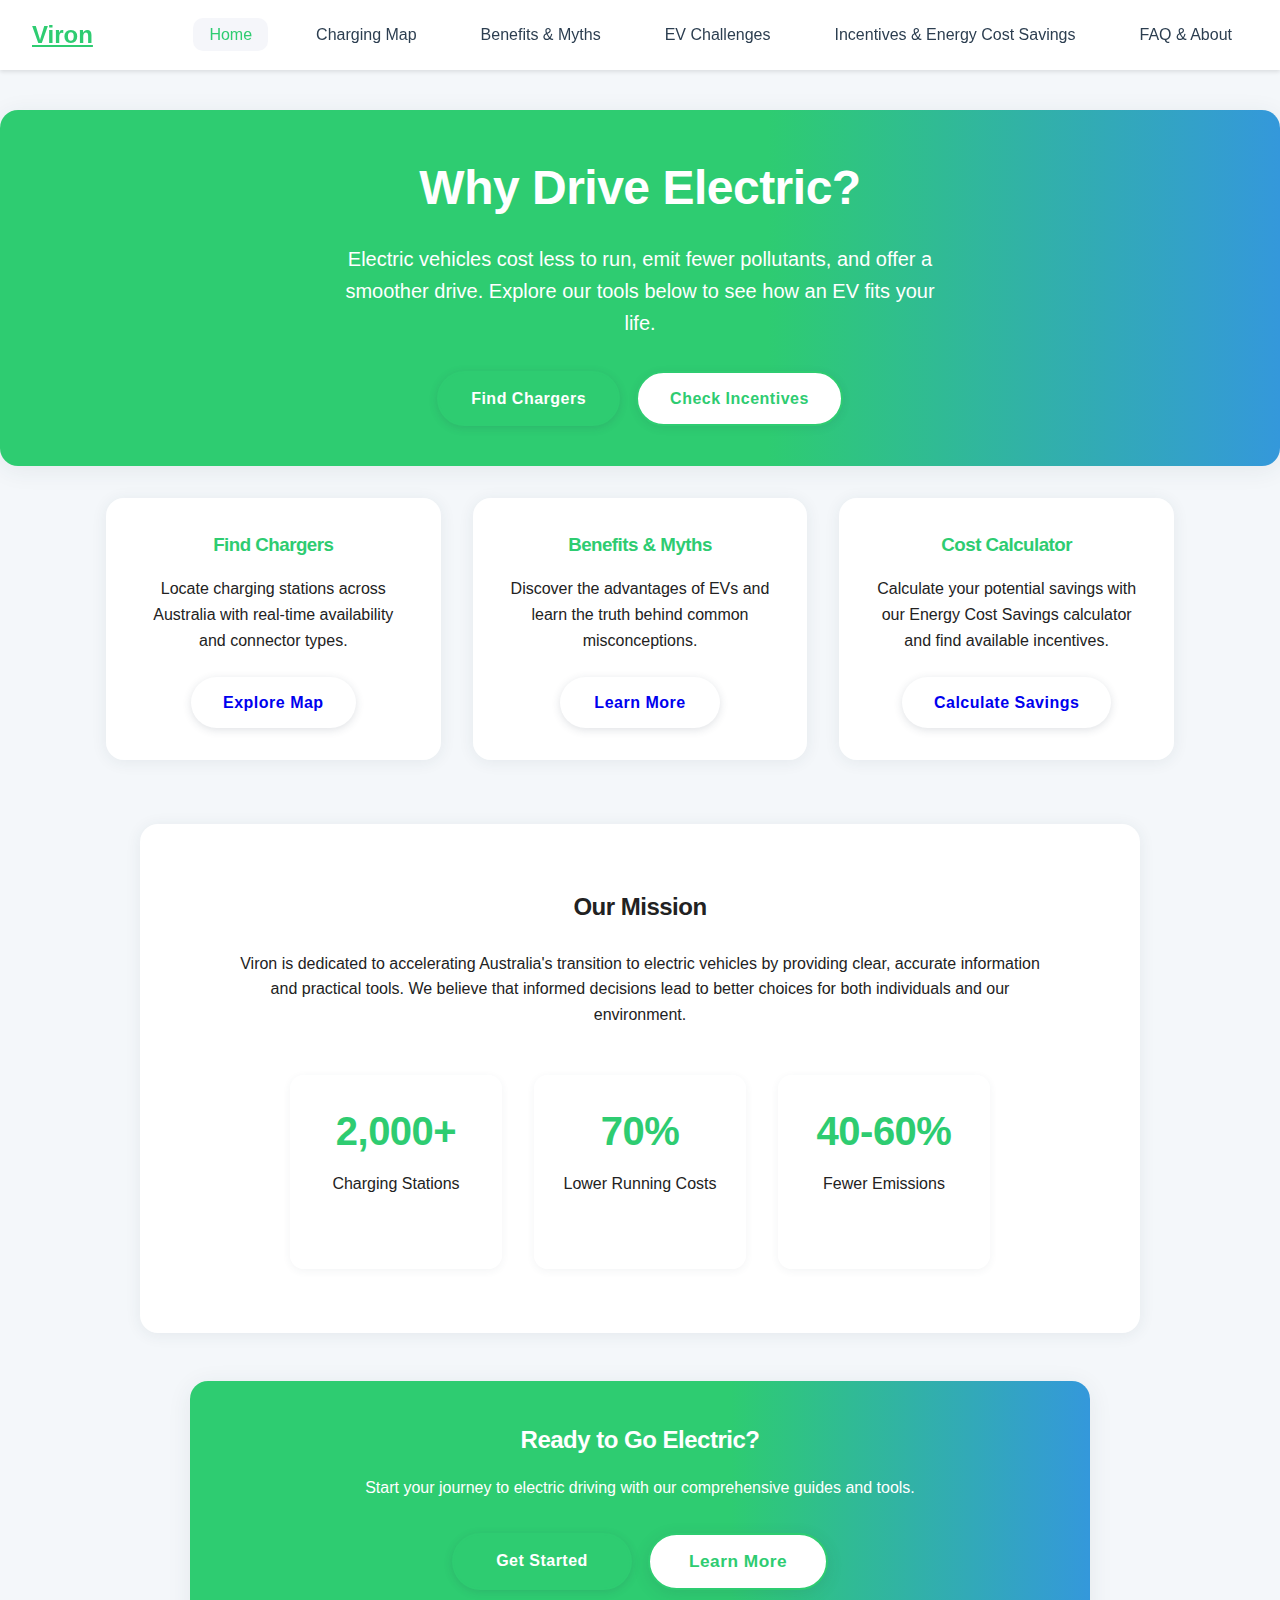
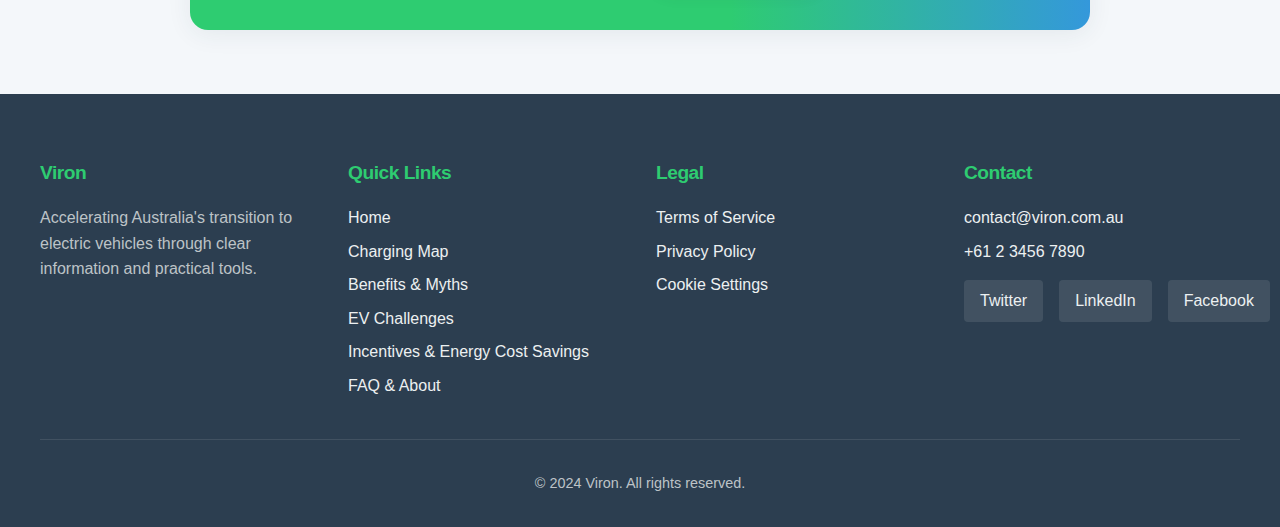
<file: index.html>
<!DOCTYPE html>
<html lang="en">
<head>
  <meta charset="UTF-8" />
  <meta name="viewport" content="width=device-width, initial-scale=1.0" />
  <title>Viron – Discover Electric Vehicles</title>
  <link rel="stylesheet" href="style.css" />
</head>
<body>
  <nav class="nav">
    <a href="index.html" class="brand">Viron</a>
    <button class="hamburger" aria-label="Open navigation" aria-expanded="false" aria-controls="main-nav-links">
      <span></span>
      <span></span>
      <span></span>
    </button>
    <ul class="nav-links" id="main-nav-links">
      <li><a href="index.html" class="active">Home</a></li>
      <li><a href="Charging_Map.html">Charging Map</a></li>
      <li><a href="Benefits_myths.html">Benefits &amp; Myths</a></li>
      <li><a href="EV_challenges.html">EV Challenges</a></li>
      <li><a href="Incentives.html">Incentives &amp; Energy Cost Savings</a></li>
      <li><a href="FAQ_about.html">FAQ &amp; About</a></li>
    </ul>
  </nav>

  <section id="home" class="active">
    <div class="hero">
      <h1>Why Drive Electric?</h1>
      <p class="lead">Electric vehicles cost less to run, emit fewer pollutants, and offer a smoother drive. Explore our tools below to see how an EV fits your life.</p>
      <div class="cta-buttons">
        <a href="Charging_Map.html" class="btn primary">Find Chargers</a>
        <a href="Incentives.html" class="btn secondary">Check Incentives</a>
      </div>
    </div>

    <div class="features-grid">
      <div class="feature-card">
        <h3>Find Chargers</h3>
        <p>Locate charging stations across Australia with real-time availability and connector types.</p>
        <a href="Charging_Map.html" class="btn">Explore Map</a>
      </div>
      <div class="feature-card">
        <h3>Benefits & Myths</h3>
        <p>Discover the advantages of EVs and learn the truth behind common misconceptions.</p>
        <a href="Benefits_myths.html" class="btn">Learn More</a>
      </div>
      <div class="feature-card">
        <h3>Cost Calculator</h3>
        <p>Calculate your potential savings with our Energy Cost Savings calculator and find available incentives.</p>
        <a href="Incentives.html" class="btn">Calculate Savings</a>
      </div>
    </div>

    <div class="mission-section">
      <h2>Our Mission</h2>
      <p>Viron is dedicated to accelerating Australia's transition to electric vehicles by providing clear, accurate information and practical tools. We believe that informed decisions lead to better choices for both individuals and our environment.</p>
      <div class="stats-grid">
        <div class="stat-card">
          <h3>2,000+</h3>
          <p>Charging Stations</p>
        </div>
        <div class="stat-card">
          <h3>70%</h3>
          <p>Lower Running Costs</p>
        </div>
        <div class="stat-card">
          <h3>40-60%</h3>
          <p>Fewer Emissions</p>
        </div>
      </div>
    </div>

    <div class="cta-section">
      <h2>Ready to Go Electric?</h2>
      <p>Start your journey to electric driving with our comprehensive guides and tools.</p>
      <div class="cta-buttons">
        <a href="FAQ_about.html" class="btn primary">Get Started</a>
        <a href="Benefits_myths.html" class="btn secondary">Learn More</a>
      </div>
    </div>
  </section>

  <footer class="site-footer">
    <div class="footer-content">
      <div class="footer-section">
        <h3>Viron</h3>
        <p>Accelerating Australia's transition to electric vehicles through clear information and practical tools.</p>
      </div>
      <div class="footer-section">
        <h3>Quick Links</h3>
        <ul>
          <li><a href="index.html">Home</a></li>
          <li><a href="Charging_Map.html">Charging Map</a></li>
          <li><a href="Benefits_myths.html">Benefits & Myths</a></li>
          <li><a href="EV_challenges.html">EV Challenges</a></li>
          <li><a href="Incentives.html">Incentives & Energy Cost Savings</a></li>
          <li><a href="FAQ_about.html">FAQ & About</a></li>
        </ul>
      </div>
      <div class="footer-section">
        <h3>Legal</h3>
        <ul>
          <li><a href="terms.html">Terms of Service</a></li>
          <li><a href="privacy.html">Privacy Policy</a></li>
          <li><a href="cookies.html">Cookie Settings</a></li>
        </ul>
      </div>
      <div class="footer-section">
        <h3>Contact</h3>
        <ul>
          <li><a href="mailto:contact@viron.com.au">contact@viron.com.au</a></li>
          <li><a href="tel:+61234567890">+61 2 3456 7890</a></li>
        </ul>
        <div class="social-links">
          <a href="#" class="social-link">Twitter</a>
          <a href="#" class="social-link">LinkedIn</a>
          <a href="#" class="social-link">Facebook</a>
        </div>
      </div>
    </div>
    <div class="footer-bottom">
      <p>&copy; 2024 Viron. All rights reserved.</p>
    </div>
  </footer>

  <script src="main.js"></script>
</body>
</html>
</file>
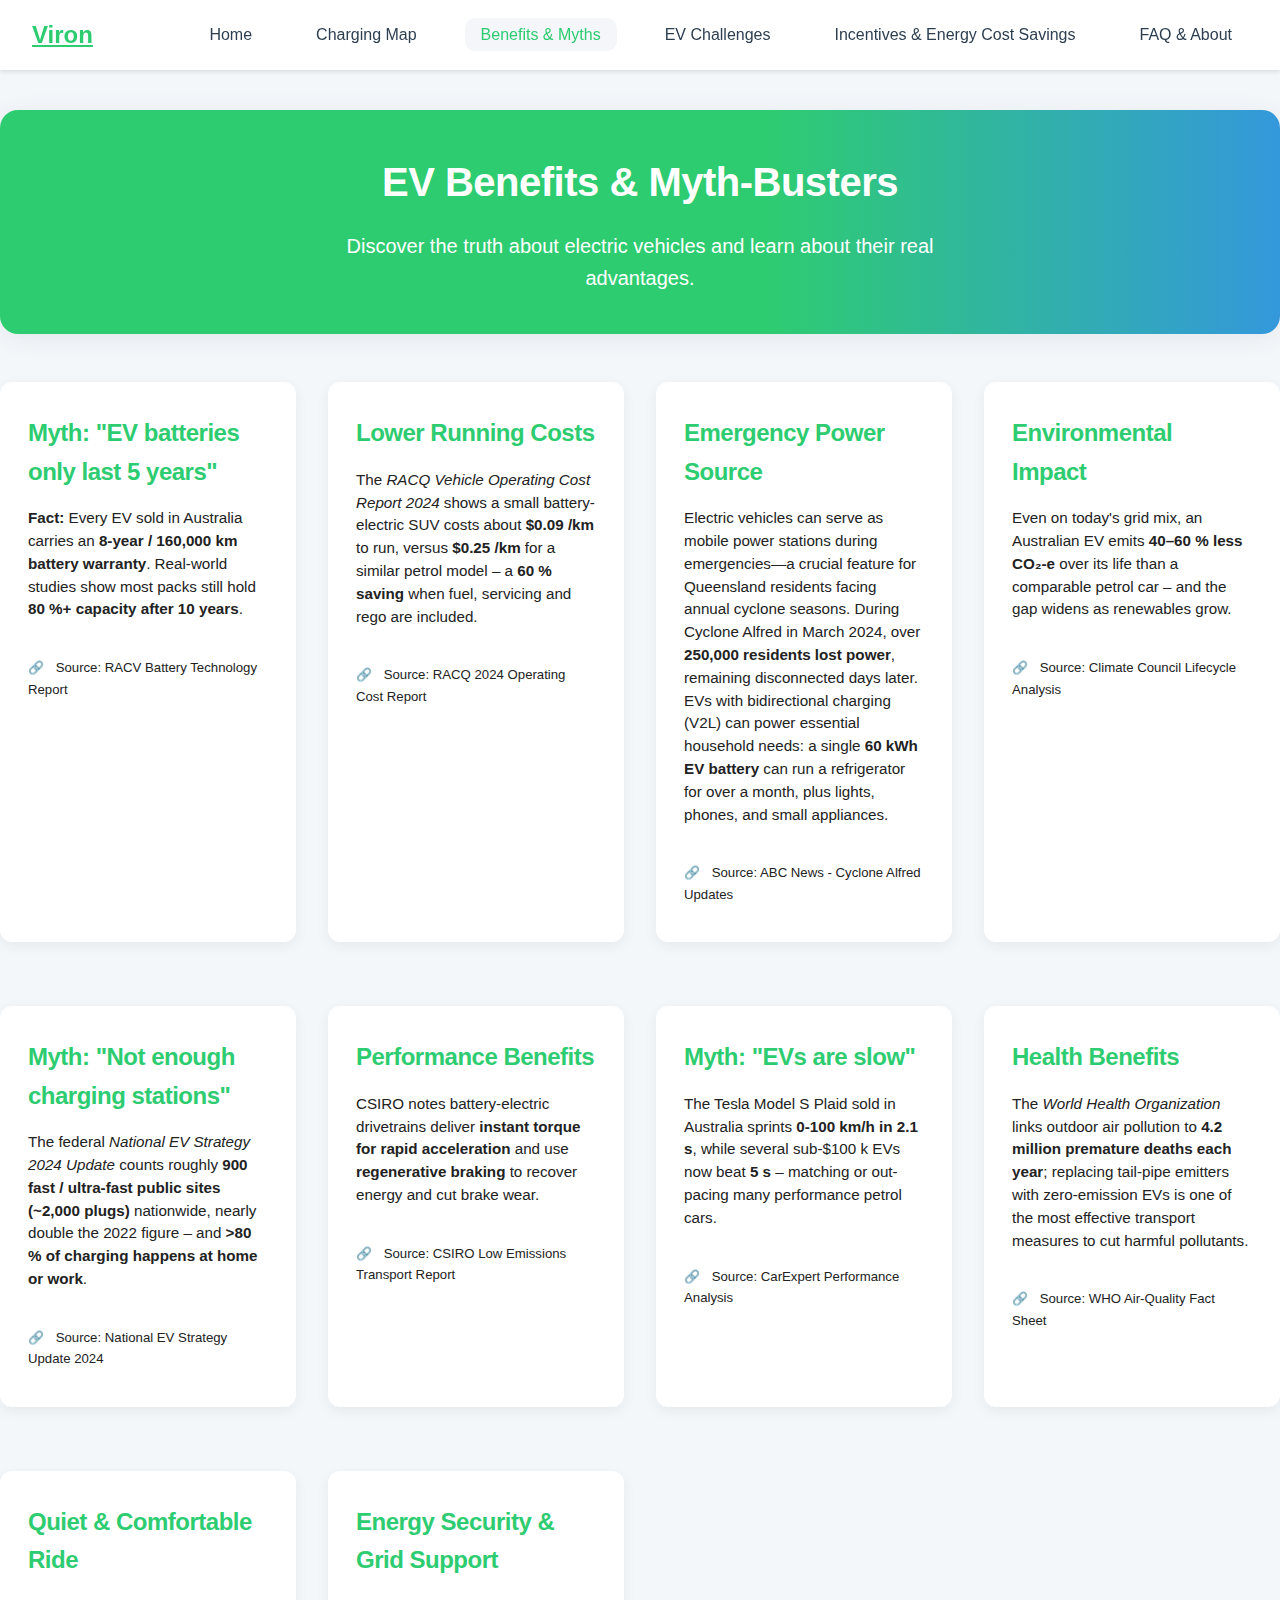
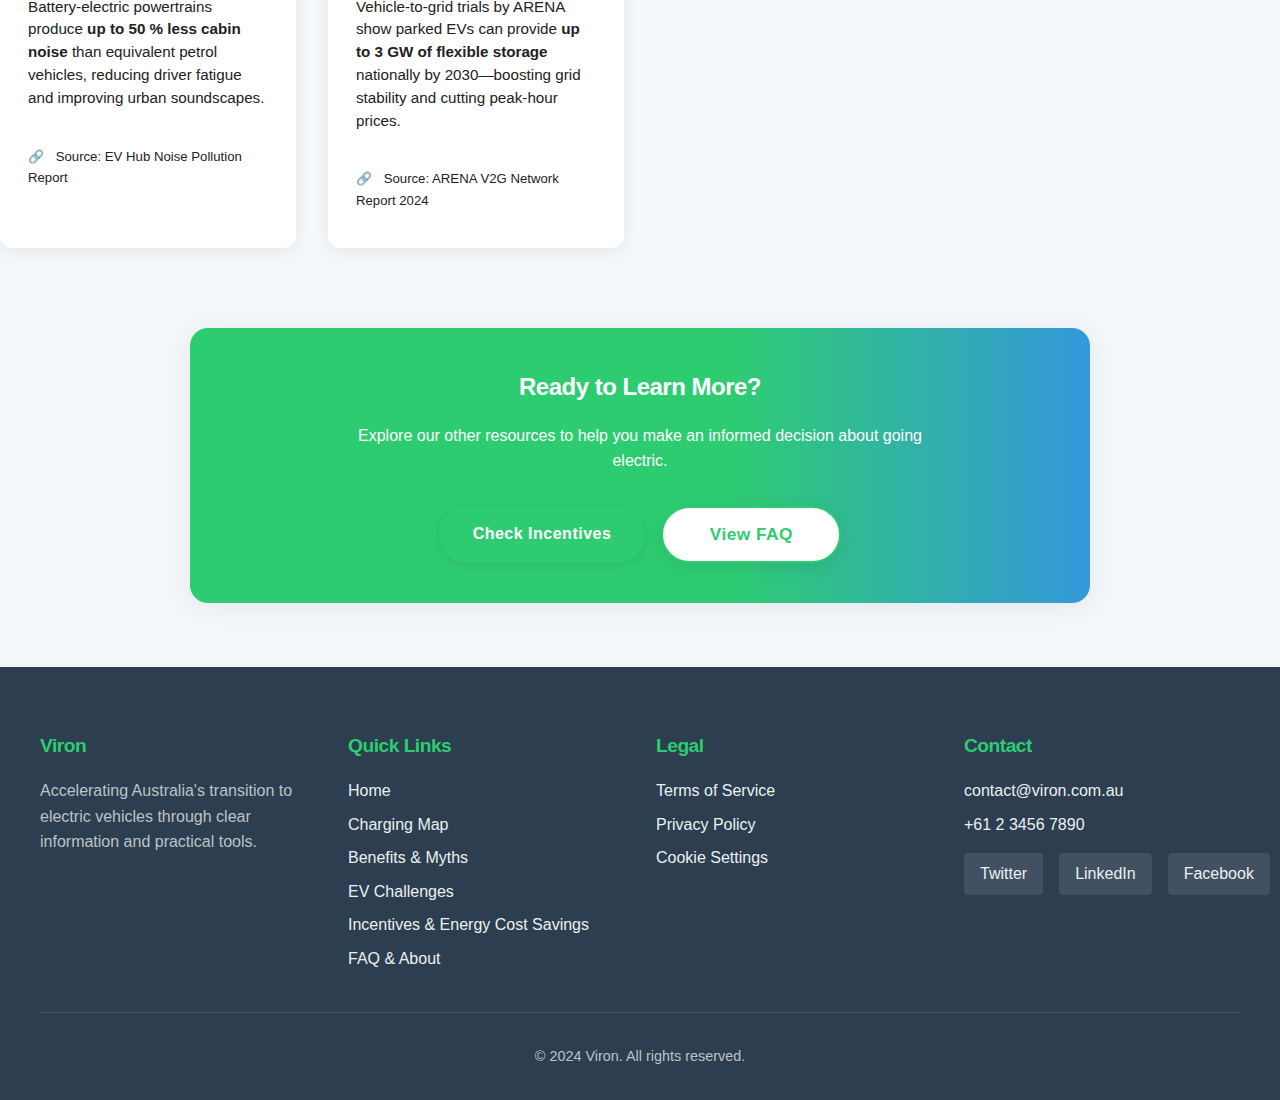
<file: Benefits_myths.html>
<!DOCTYPE html>
<html lang="en">
<head>
  <meta charset="UTF-8" />
  <meta name="viewport" content="width=device-width, initial-scale=1.0" />
  <title>Viron – Benefits & Myths</title>
  <link rel="stylesheet" href="style.css" />
</head>
<body>
  <nav class="nav">
    <a href="index.html" class="brand">Viron</a>
    <button class="hamburger" aria-label="Open navigation" aria-expanded="false" aria-controls="main-nav-links">
      <span></span>
      <span></span>
      <span></span>
    </button>
    <ul class="nav-links" id="main-nav-links">
      <li><a href="index.html">Home</a></li>
      <li><a href="Charging_Map.html">Charging Map</a></li>
      <li><a href="Benefits_myths.html" class="active">Benefits &amp; Myths</a></li>
      <li><a href="EV_challenges.html">EV Challenges</a></li>
      <li><a href="Incentives.html">Incentives &amp; Energy Cost Savings</a></li>
      <li><a href="FAQ_about.html">FAQ &amp; About</a></li>
    </ul>
  </nav>

  <section id="benefits">
    <div class="page-header">
      <h1>EV Benefits & Myth-Busters</h1>
      <p class="lead">Discover the truth about electric vehicles and learn about their real advantages.</p>
    </div>
  
    <div class="benefits-grid">
      <!-- 1 -->
      <div class="card">
        <h2>Myth: "EV batteries only last 5 years"</h2>
        <p>
          <strong>Fact:</strong> Every EV sold in Australia carries an
          <strong>8-year / 160,000 km battery warranty</strong>. Real-world
          studies show most packs still hold <strong>80 %+ capacity after 10 years</strong>.
        </p>
        <a href="https://www.racv.com.au/royalauto/transport/electric-vehicles/ev-car-battery-capacity-tech.html"
           class="citation" target="_blank" rel="noopener noreferrer">
           Source: RACV Battery Technology Report
        </a>
      </div>
  
      <!-- 2 -->
      <div class="card">
        <h2>Lower Running Costs</h2>
        <p>
          The <em>RACQ Vehicle Operating Cost Report 2024</em> shows a small
          battery-electric SUV costs about <strong>$0.09 /km</strong> to run,
          versus <strong>$0.25 /km</strong> for a similar petrol model – a
          <strong>60 % saving</strong> when fuel, servicing and rego are included.
        </p>
        <a href="https://www.racq.com.au/-/media/project/racqgroup/racq/articles/news/2024/11/racq-vehicle-operating-cost-report-2024/racq-vehicle-operating-cost-report-2024.pdf"
           class="citation" target="_blank" rel="noopener noreferrer">
           Source: RACQ 2024 Operating Cost Report
        </a>
      </div>
  
      <!-- 3 -->
      <div class="card">
        <h2>Emergency Power Source</h2>
        <p>
          Electric vehicles can serve as mobile power stations during emergencies—a crucial feature for Queensland residents facing annual cyclone seasons. During Cyclone Alfred in March 2024, over <strong>250,000 residents lost power</strong>, remaining disconnected days later. EVs with bidirectional charging (V2L) can power essential household needs: a single <strong>60 kWh EV battery</strong> can run a refrigerator for over a month, plus lights, phones, and small appliances.
        </p>
        <a href="https://www.abc.net.au/news/2025-03-11/cyclone-alfred-power-outages-latest-updates-qld-nsw/105035256#"
           class="citation" target="_blank" rel="noopener noreferrer">
           Source: ABC News - Cyclone Alfred Updates
        </a>
      </div>
  
      <!-- 4 -->
      <div class="card">
        <h2>Environmental Impact</h2>
        <p>
          Even on today's grid mix, an Australian EV emits
          <strong>40–60 % less CO₂-e</strong> over its life than a comparable
          petrol car – and the gap widens as renewables grow.
        </p>
        <a href="https://www.climatecouncil.org.au/wp-content/uploads/2023/05/CC_MVSA0354-CC-Report-Road-to-Personal-Transport_V5-FA-Screen-Single.pdf"
           class="citation" target="_blank" rel="noopener noreferrer">
           Source: Climate Council Lifecycle Analysis
        </a>
      </div>
  
      <!-- 5 -->
      <div class="card">
        <h2>Myth: "Not enough charging stations"</h2>
        <p>
          The federal <em>National EV Strategy 2024 Update</em> counts roughly
          <strong>900 fast / ultra-fast public sites (~2,000 plugs)</strong>
          nationwide, nearly double the 2022 figure – and
          <strong>&gt;80 % of charging happens at home or work</strong>.
        </p>
        <a href="https://www.dcceew.gov.au/sites/default/files/documents/national-electric-vehicle-strategy-annual-update-2023-24.pdf"
           class="citation" target="_blank" rel="noopener noreferrer">
           Source: National EV Strategy Update 2024
        </a>
      </div>
  
      <!-- 6 -->
      <div class="card">
        <h2>Performance Benefits</h2>
        <p>
          CSIRO notes battery-electric drivetrains deliver
          <strong>instant torque for rapid acceleration</strong> and use
          <strong>regenerative braking</strong> to recover energy and cut brake wear.
        </p>
        <a href="https://www.csiro.au/en/news/all/articles/2022/september/low-emissions-transport"
           class="citation" target="_blank" rel="noopener noreferrer">
           Source: CSIRO Low Emissions Transport Report
        </a>
      </div>
  
      <!-- 7 -->
      <div class="card">
        <h2>Myth: "EVs are slow"</h2>
        <p>
          The Tesla Model S Plaid sold in Australia sprints
          <strong>0-100 km/h in 2.1 s</strong>, while several sub-$100 k EVs now beat
          <strong>5 s</strong> – matching or out-pacing many performance petrol cars.
        </p>
        <a href="https://www.carexpert.com.au/car-news/the-fastest-cars-from-0-100km-h-on-sale"
           class="citation" target="_blank" rel="noopener noreferrer">
           Source: CarExpert Performance Analysis
        </a>
      </div>
  
      <!-- 8 -->
      <div class="card">
        <h2>Health Benefits</h2>
        <p>
          The <em>World Health Organization</em> links outdoor air pollution to
          <strong>4.2 million premature deaths each year</strong>; replacing
          tail-pipe emitters with zero-emission EVs is one of the most effective
          transport measures to cut harmful pollutants.
        </p>
        <a href="https://www.who.int/news-room/fact-sheets/detail/ambient-(outdoor)-air-quality-and-health"
           class="citation" target="_blank" rel="noopener noreferrer">
           Source: WHO Air-Quality Fact Sheet
        </a>
      </div>

      <!-- 9 -->
      <div class="card">
        <h2>Quiet & Comfortable Ride</h2>
        <p>
          Battery-electric powertrains produce <strong>up to 50 % less cabin noise</strong>
          than equivalent petrol vehicles, reducing driver fatigue and improving urban
          soundscapes.
        </p>
        <a href="https://electricvehiclehub.com.au/information-centre/how-evs-quietly-combat-noise-pollution/"
           class="citation" target="_blank" rel="noopener noreferrer">
           Source: EV Hub Noise Pollution Report
        </a>
      </div>

      <!-- 10 -->
      <div class="card">
        <h2>Energy Security &amp; Grid Support</h2>
        <p>
          Vehicle-to-grid trials by ARENA show parked EVs can provide
          <strong>up to 3 GW of flexible storage</strong> nationally by 2030—boosting
          grid stability and cutting peak-hour prices.
        </p>
        <a href="https://arena.gov.au/assets/2024/02/ARENA-Vehicle-to-Grid-Network-tariffs-report-1.pdf"
           class="citation" target="_blank" rel="noopener noreferrer">
           Source: ARENA V2G Network Report 2024
        </a>
      </div>
    </div>

    <div class="cta-section">
      <h2>Ready to Learn More?</h2>
      <p>Explore our other resources to help you make an informed decision about going electric.</p>
      <div class="cta-buttons">
        <a href="Incentives.html" class="btn primary">Check Incentives</a>
        <a href="FAQ_about.html" class="btn secondary">View FAQ</a>
      </div>
    </div>
  </section>

  <footer class="site-footer">
    <div class="footer-content">
      <div class="footer-section">
        <h3>Viron</h3>
        <p>Accelerating Australia's transition to electric vehicles through clear information and practical tools.</p>
      </div>
      <div class="footer-section">
        <h3>Quick Links</h3>
        <ul>
          <li><a href="index.html">Home</a></li>
          <li><a href="Charging_Map.html">Charging Map</a></li>
          <li><a href="Benefits_myths.html">Benefits & Myths</a></li>
          <li><a href="EV_challenges.html">EV Challenges</a></li>
          <li><a href="Incentives.html">Incentives & Energy Cost Savings</a></li>
          <li><a href="FAQ_about.html">FAQ & About</a></li>
        </ul>
      </div>
      <div class="footer-section">
        <h3>Legal</h3>
        <ul>
          <li><a href="terms.html">Terms of Service</a></li>
          <li><a href="privacy.html">Privacy Policy</a></li>
          <li><a href="cookies.html">Cookie Settings</a></li>
        </ul>
      </div>
      <div class="footer-section">
        <h3>Contact</h3>
        <ul>
          <li><a href="mailto:contact@viron.com.au">contact@viron.com.au</a></li>
          <li><a href="tel:+61234567890">+61 2 3456 7890</a></li>
        </ul>
        <div class="social-links">
          <a href="#" class="social-link">Twitter</a>
          <a href="#" class="social-link">LinkedIn</a>
          <a href="#" class="social-link">Facebook</a>
        </div>
      </div>
    </div>
    <div class="footer-bottom">
      <p>&copy; 2024 Viron. All rights reserved.</p>
    </div>
  </footer>

  <script src="main.js"></script>
</body>
</html>
</file>
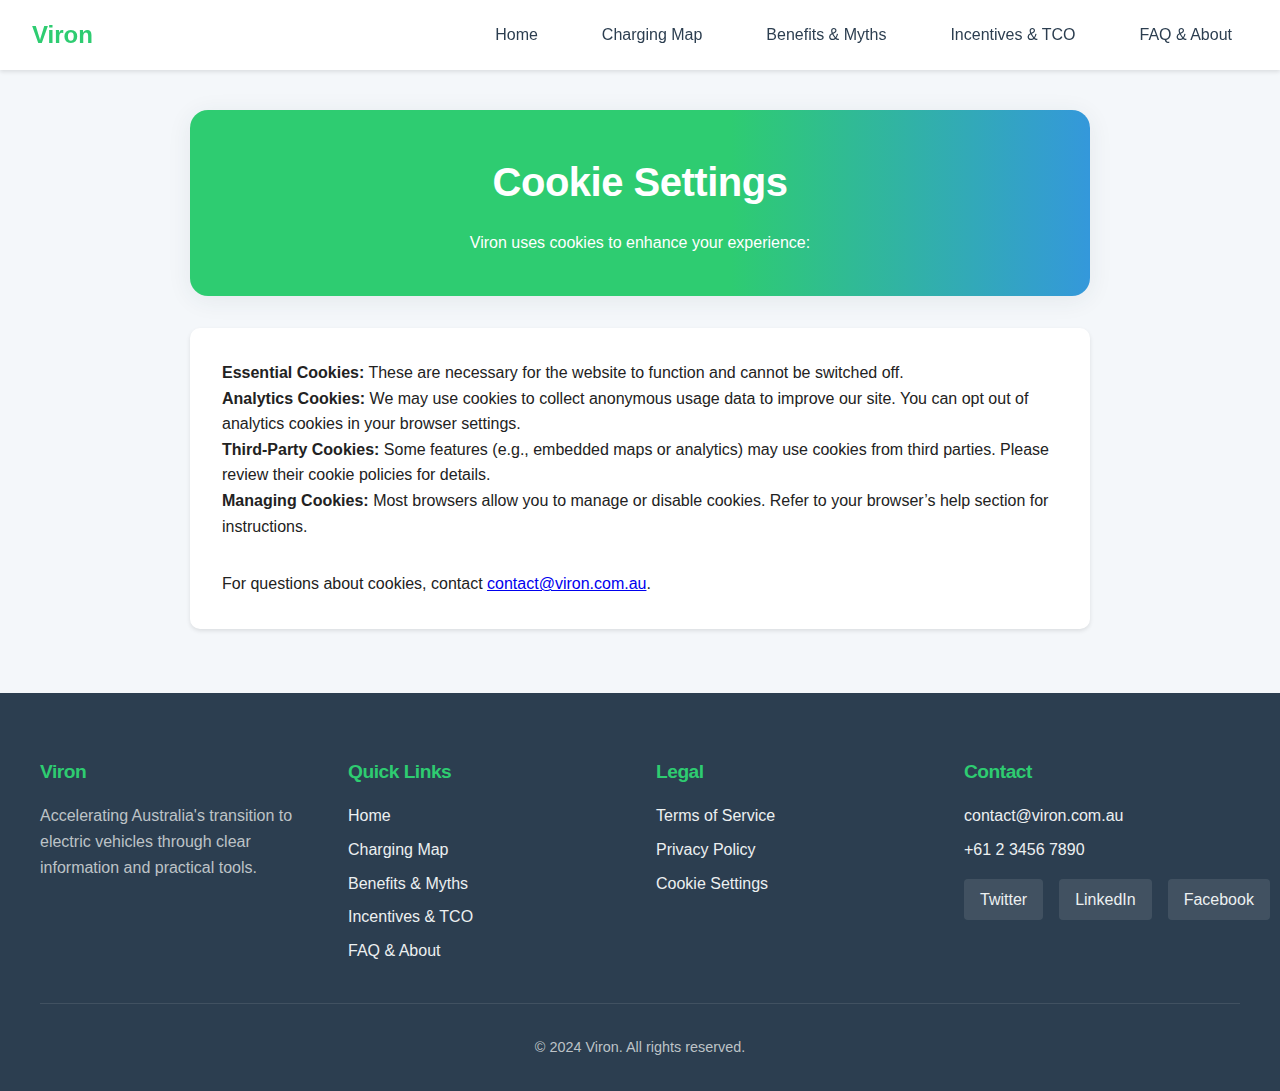
<file: cookies.html>
<!DOCTYPE html>
<html lang="en">
<head>
  <meta charset="UTF-8" />
  <title>Cookie Settings – Viron</title>
  <link rel="stylesheet" href="style.css" />
</head>
<body>
  <nav class="nav">
    <div class="brand">Viron</div>
    <ul class="nav-links">
      <li><a href="index.html">Home</a></li>
      <li><a href="Charging_Map.html">Charging Map</a></li>
      <li><a href="Benefits_myths.html">Benefits & Myths</a></li>
      <li><a href="Incentives.html">Incentives & TCO</a></li>
      <li><a href="FAQ_about.html">FAQ & About</a></li>
    </ul>
  </nav>
  <section class="page-header" style="max-width: 900px; margin: 2.5rem auto 2rem auto;">
    <h1>Cookie Settings</h1>
    <p>Viron uses cookies to enhance your experience:</p>
  </section>
  <section class="card" style="max-width: 900px; margin: 0 auto 3rem auto;">
    <ul>
      <li><strong>Essential Cookies:</strong> These are necessary for the website to function and cannot be switched off.</li>
      <li><strong>Analytics Cookies:</strong> We may use cookies to collect anonymous usage data to improve our site. You can opt out of analytics cookies in your browser settings.</li>
      <li><strong>Third-Party Cookies:</strong> Some features (e.g., embedded maps or analytics) may use cookies from third parties. Please review their cookie policies for details.</li>
      <li><strong>Managing Cookies:</strong> Most browsers allow you to manage or disable cookies. Refer to your browser’s help section for instructions.</li>
    </ul>
    <p style="margin-top:2rem;">For questions about cookies, contact <a href="mailto:contact@viron.com.au">contact@viron.com.au</a>.</p>
  </section>
  <footer class="site-footer">
    <div class="footer-content">
      <div class="footer-section">
        <h3>Viron</h3>
        <p>Accelerating Australia's transition to electric vehicles through clear information and practical tools.</p>
      </div>
      <div class="footer-section">
        <h3>Quick Links</h3>
        <ul>
          <li><a href="index.html">Home</a></li>
          <li><a href="Charging_Map.html">Charging Map</a></li>
          <li><a href="Benefits_myths.html">Benefits & Myths</a></li>
          <li><a href="Incentives.html">Incentives & TCO</a></li>
          <li><a href="FAQ_about.html">FAQ & About</a></li>
        </ul>
      </div>
      <div class="footer-section">
        <h3>Legal</h3>
        <ul>
          <li><a href="Terms.html">Terms of Service</a></li>
          <li><a href="Privacy.html">Privacy Policy</a></li>
          <li><a href="Cookie.html">Cookie Settings</a></li>
        </ul>
      </div>
      <div class="footer-section">
        <h3>Contact</h3>
        <ul>
          <li><a href="mailto:contact@viron.com.au">contact@viron.com.au</a></li>
          <li><a href="tel:+61234567890">+61 2 3456 7890</a></li>
        </ul>
        <div class="social-links">
          <a href="#" class="social-link">Twitter</a>
          <a href="#" class="social-link">LinkedIn</a>
          <a href="#" class="social-link">Facebook</a>
        </div>
      </div>
    </div>
    <div class="footer-bottom">
      <p>&copy; 2024 Viron. All rights reserved.</p>
    </div>
  </footer>
</body>
</html>
</file>
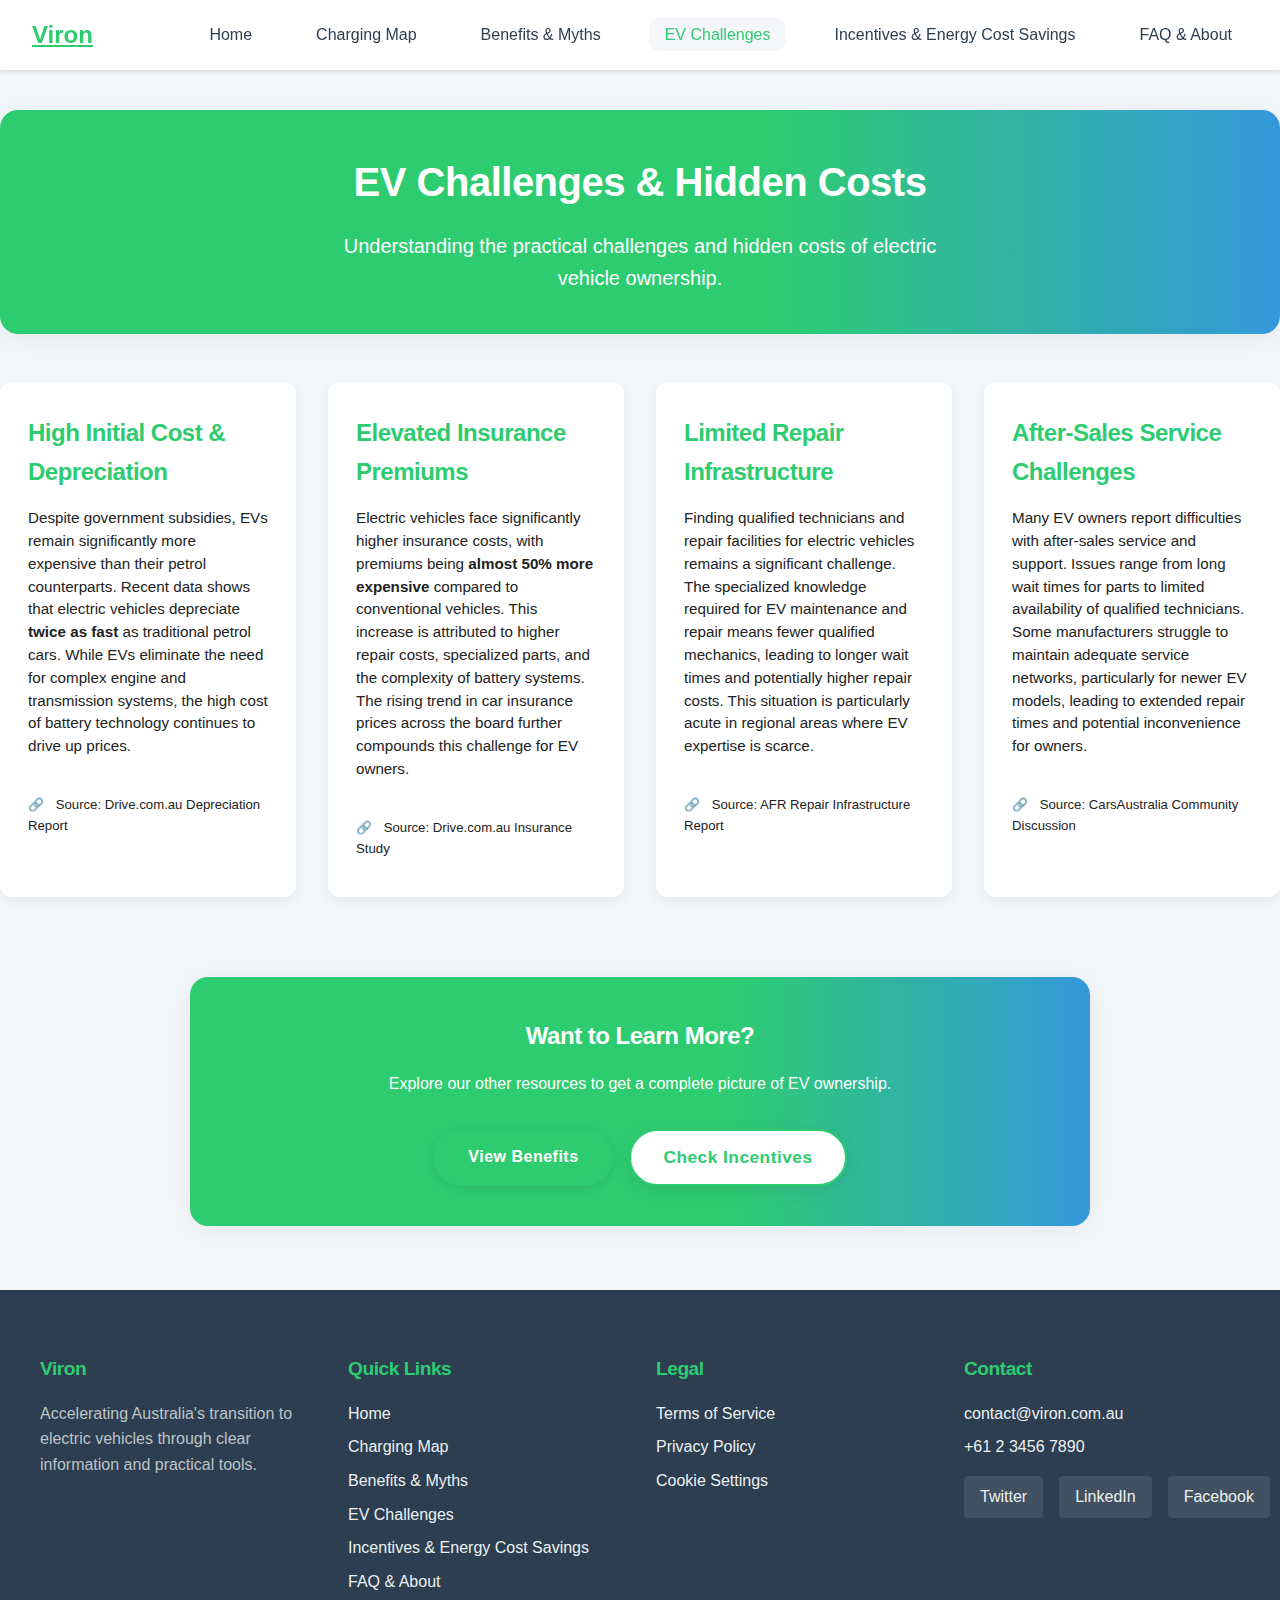
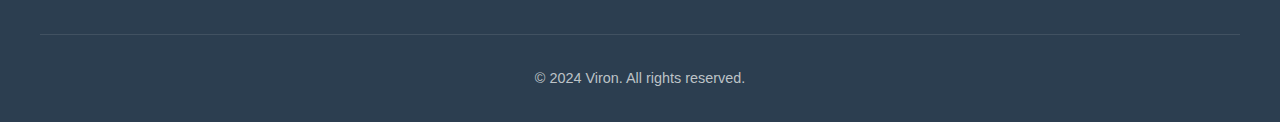
<file: EV_challenges.html>
<!DOCTYPE html>
<html lang="en">
<head>
  <meta charset="UTF-8" />
  <meta name="viewport" content="width=device-width, initial-scale=1.0" />
  <title>Viron – EV Challenges & Hidden Costs</title>
  <link rel="stylesheet" href="style.css" />
</head>
<body>
  <nav class="nav">
    <a href="index.html" class="brand">Viron</a>
    <button class="hamburger" aria-label="Open navigation" aria-expanded="false" aria-controls="main-nav-links">
      <span></span>
      <span></span>
      <span></span>
    </button>
    <ul class="nav-links" id="main-nav-links">
      <li><a href="index.html">Home</a></li>
      <li><a href="Charging_Map.html">Charging Map</a></li>
      <li><a href="Benefits_myths.html">Benefits &amp; Myths</a></li>
      <li><a href="EV_challenges.html" class="active">EV Challenges</a></li>
      <li><a href="Incentives.html">Incentives &amp; Energy Cost Savings</a></li>
      <li><a href="FAQ_about.html">FAQ &amp; About</a></li>
    </ul>
  </nav>

  <section id="challenges">
    <div class="page-header">
      <h1>EV Challenges & Hidden Costs</h1>
      <p class="lead">Understanding the practical challenges and hidden costs of electric vehicle ownership.</p>
    </div>
  
    <div class="benefits-grid">
     
      <div class="card">
        <h2>High Initial Cost & Depreciation</h2>
        <p>
          Despite government subsidies, EVs remain significantly more expensive than their petrol counterparts. Recent data shows that electric vehicles depreciate <strong>twice as fast</strong> as traditional petrol cars. While EVs eliminate the need for complex engine and transmission systems, the high cost of battery technology continues to drive up prices.
        </p>
        <a href="https://www.drive.com.au/news/electric-cars-depreciate-twice-as-fast-as-petrol-according-to-new-data/"
           class="citation" target="_blank" rel="noopener noreferrer">
           Source: Drive.com.au Depreciation Report
        </a>
      </div>
  
      
      <div class="card">
        <h2>Elevated Insurance Premiums</h2>
        <p>
          Electric vehicles face significantly higher insurance costs, with premiums being <strong>almost 50% more expensive</strong> compared to conventional vehicles. This increase is attributed to higher repair costs, specialized parts, and the complexity of battery systems. The rising trend in car insurance prices across the board further compounds this challenge for EV owners.
        </p>
        <a href="https://www.drive.com.au/news/electric-cars-almost-50-per-cent-more-expensive-to-insure-study-says/"
           class="citation" target="_blank" rel="noopener noreferrer">
           Source: Drive.com.au Insurance Study
        </a>
      </div>
  
      <!-- 3 -->
      <div class="card">
        <h2>Limited Repair Infrastructure</h2>
        <p>
          Finding qualified technicians and repair facilities for electric vehicles remains a significant challenge. The specialized knowledge required for EV maintenance and repair means fewer qualified mechanics, leading to longer wait times and potentially higher repair costs. This situation is particularly acute in regional areas where EV expertise is scarce.
        </p>
        <a href="https://www.afr.com/policy/energy-and-climate/finding-someone-to-fix-your-ev-is-hard-and-may-be-about-to-get-harder-20250411-p5lr21"
           class="citation" target="_blank" rel="noopener noreferrer">
           Source: AFR Repair Infrastructure Report
        </a>
      </div>
  
      <!-- 4 -->
      <div class="card">
        <h2>After-Sales Service Challenges</h2>
        <p>
          Many EV owners report difficulties with after-sales service and support. Issues range from long wait times for parts to limited availability of qualified technicians. Some manufacturers struggle to maintain adequate service networks, particularly for newer EV models, leading to extended repair times and potential inconvenience for owners.
        </p>
        <a href="https://www.reddit.com/r/CarsAustralia/comments/1i5rthc/byd_after_sales_lack_of_care/"
           class="citation" target="_blank" rel="noopener noreferrer">
           Source: CarsAustralia Community Discussion
        </a>
      </div>
    </div>

    <div class="cta-section">
      <h2>Want to Learn More?</h2>
      <p>Explore our other resources to get a complete picture of EV ownership.</p>
      <div class="cta-buttons">
        <a href="Benefits_myths.html" class="btn primary">View Benefits</a>
        <a href="Incentives.html" class="btn secondary">Check Incentives</a>
      </div>
    </div>
  </section>

  <footer class="site-footer">
    <div class="footer-content">
      <div class="footer-section">
        <h3>Viron</h3>
        <p>Accelerating Australia's transition to electric vehicles through clear information and practical tools.</p>
      </div>
      <div class="footer-section">
        <h3>Quick Links</h3>
        <ul>
          <li><a href="index.html">Home</a></li>
          <li><a href="Charging_Map.html">Charging Map</a></li>
          <li><a href="Benefits_myths.html">Benefits & Myths</a></li>
          <li><a href="EV_challenges.html">EV Challenges</a></li>
          <li><a href="Incentives.html">Incentives & Energy Cost Savings</a></li>
          <li><a href="FAQ_about.html">FAQ & About</a></li>
        </ul>
      </div>
      <div class="footer-section">
        <h3>Legal</h3>
        <ul>
          <li><a href="terms.html">Terms of Service</a></li>
          <li><a href="privacy.html">Privacy Policy</a></li>
          <li><a href="cookies.html">Cookie Settings</a></li>
        </ul>
      </div>
      <div class="footer-section">
        <h3>Contact</h3>
        <ul>
          <li><a href="mailto:contact@viron.com.au">contact@viron.com.au</a></li>
          <li><a href="tel:+61234567890">+61 2 3456 7890</a></li>
        </ul>
        <div class="social-links">
          <a href="#" class="social-link">Twitter</a>
          <a href="#" class="social-link">LinkedIn</a>
          <a href="#" class="social-link">Facebook</a>
        </div>
      </div>
    </div>
    <div class="footer-bottom">
      <p>&copy; 2024 Viron. All rights reserved.</p>
    </div>
  </footer>

  <script src="main.js"></script>
</body>
</html>
</file>
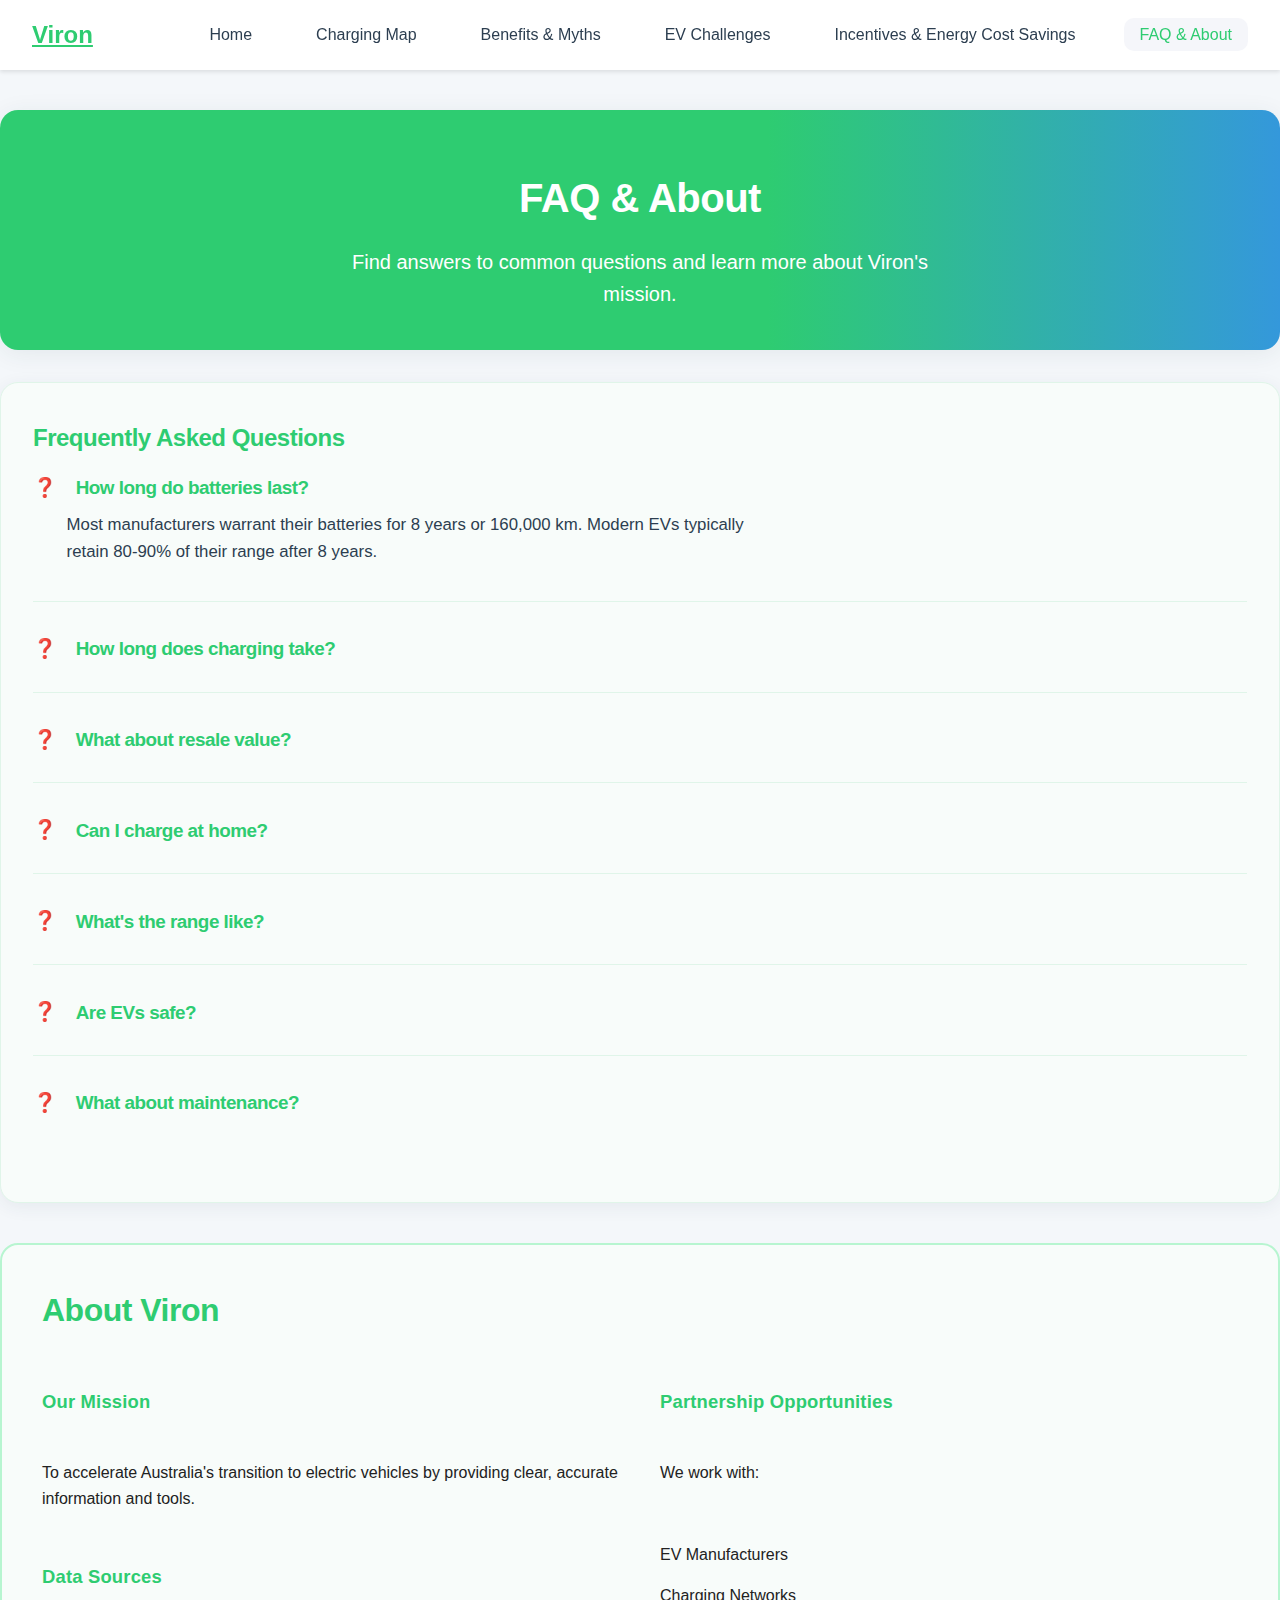
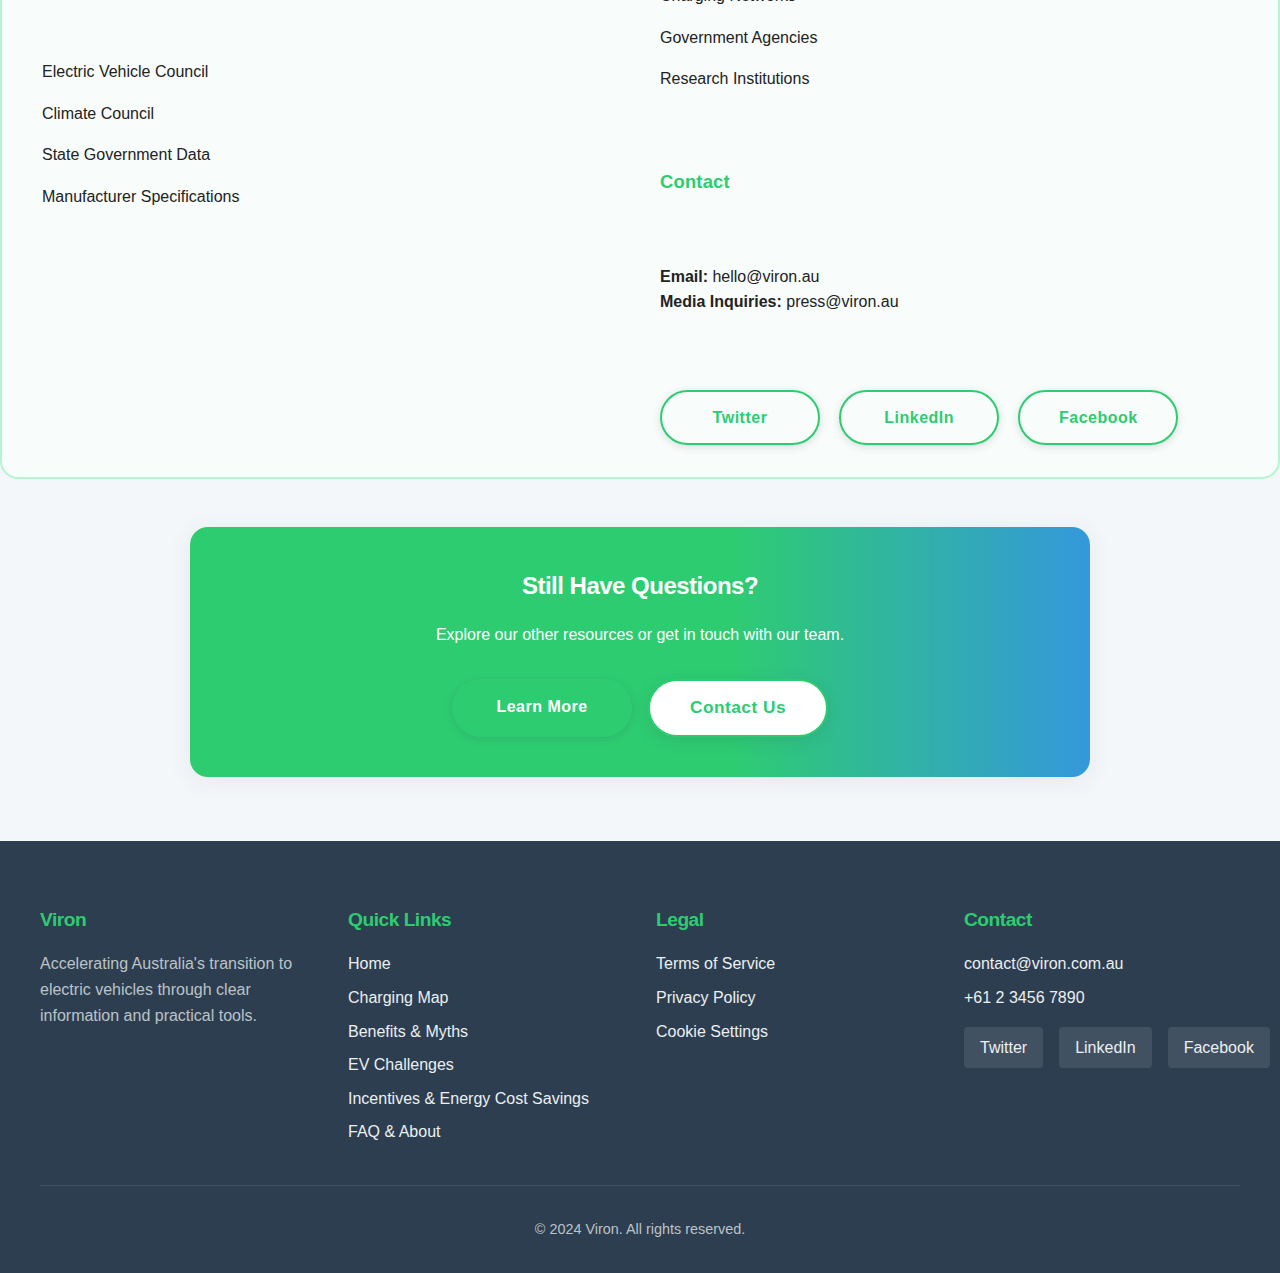
<file: FAQ_about.html>
<!DOCTYPE html>
<html lang="en">
<head>
  <meta charset="UTF-8" />
  <meta name="viewport" content="width=device-width, initial-scale=1.0" />
  <title>Viron – FAQ & About</title>
  <link rel="stylesheet" href="style.css" />
</head>
<body>
  <nav class="nav">
    <a href="index.html" class="brand">Viron</a>
    <button class="hamburger" aria-label="Open navigation" aria-expanded="false" aria-controls="main-nav-links">
      <span></span>
      <span></span>
      <span></span>
    </button>
    <ul class="nav-links" id="main-nav-links">
      <li><a href="index.html">Home</a></li>
      <li><a href="Charging_Map.html">Charging Map</a></li>
      <li><a href="Benefits_myths.html">Benefits &amp; Myths</a></li>
      <li><a href="EV_challenges.html">EV Challenges</a></li>
      <li><a href="Incentives.html">Incentives &amp; Energy Cost Savings</a></li>
      <li><a href="FAQ_about.html" class="active">FAQ &amp; About</a></li>
    </ul>
  </nav>

  <section id="faq" class="active">
    <div class="page-header faq-header">
      <h1>FAQ &amp; About</h1>
      <p class="lead">Find answers to common questions and learn more about Viron's mission.</p>
    </div>

    <div class="faq-grid">
      <div class="card">
        <h2>Frequently Asked Questions</h2>
        <div class="faq-item active">
          <h3 onclick="this.parentElement.classList.toggle('active')">How long do batteries last?</h3>
          <p>Most manufacturers warrant their batteries for 8 years or 160,000 km. Modern EVs typically retain 80-90% of their range after 8 years.</p>
        </div>
        <div class="faq-item">
          <h3 onclick="this.parentElement.classList.toggle('active')">How long does charging take?</h3>
          <p>Fast chargers can add 200-300km of range in 30 minutes. Home charging typically takes 6-8 hours overnight.</p>
        </div>
        <div class="faq-item">
          <h3 onclick="this.parentElement.classList.toggle('active')">What about resale value?</h3>
          <p>EVs are holding their value well, with many models depreciating slower than their petrol counterparts.</p>
        </div>
        <div class="faq-item">
          <h3 onclick="this.parentElement.classList.toggle('active')">Can I charge at home?</h3>
          <p>Yes! Most EV owners charge at home using a standard power point or dedicated wall charger.</p>
        </div>
        <div class="faq-item">
          <h3 onclick="this.parentElement.classList.toggle('active')">What's the range like?</h3>
          <p>Modern EVs offer 300-500km of range, with some models exceeding 600km on a single charge.</p>
        </div>
        <div class="faq-item">
          <h3 onclick="this.parentElement.classList.toggle('active')">Are EVs safe?</h3>
          <p>Yes, EVs undergo the same safety testing as conventional cars and often score higher in crash tests.</p>
        </div>
        <div class="faq-item">
          <h3 onclick="this.parentElement.classList.toggle('active')">What about maintenance?</h3>
          <p>EVs require less maintenance as they have fewer moving parts and no oil changes needed.</p>
        </div>
      </div>

      <div class="about-card">
        <h2 class="about-title">About Viron</h2>
        <div class="about-content-grid">
          <div class="about-col">
            <h3 class="about-section-title">Our Mission</h3>
            <p>To accelerate Australia's transition to electric vehicles by providing clear, accurate information and tools.</p>
            <h3 class="about-section-title">Data Sources</h3>
            <ul class="info-list">
              <li>Electric Vehicle Council</li>
              <li>Climate Council</li>
              <li>State Government Data</li>
              <li>Manufacturer Specifications</li>
            </ul>
          </div>
          <div class="about-col">
            <h3 class="about-section-title">Partnership Opportunities</h3>
            <p>We work with:</p>
            <ul class="info-list">
              <li>EV Manufacturers</li>
              <li>Charging Networks</li>
              <li>Government Agencies</li>
              <li>Research Institutions</li>
            </ul>
            <h3 class="about-section-title">Contact</h3>
            <div class="contact-info">
              <p><strong>Email:</strong> hello@viron.au</p>
              <p><strong>Media Inquiries:</strong> press@viron.au</p>
            </div>
            <div class="about-social-links">
              <a href="#" class="btn secondary">Twitter</a>
              <a href="#" class="btn secondary">LinkedIn</a>
              <a href="#" class="btn secondary">Facebook</a>
            </div>
          </div>
        </div>
      </div>
    </div>

    <div class="cta-section">
      <h2>Still Have Questions?</h2>
      <p>Explore our other resources or get in touch with our team.</p>
      <div class="cta-buttons">
        <a href="Benefits_myths.html" class="btn primary">Learn More</a>
        <a href="mailto:hello@viron.au" class="btn secondary">Contact Us</a>
      </div>
    </div>
  </section>

  <footer class="site-footer">
    <div class="footer-content">
      <div class="footer-section">
        <h3>Viron</h3>
        <p>Accelerating Australia's transition to electric vehicles through clear information and practical tools.</p>
      </div>
      <div class="footer-section">
        <h3>Quick Links</h3>
        <ul>
          <li><a href="index.html">Home</a></li>
          <li><a href="Charging_Map.html">Charging Map</a></li>
          <li><a href="Benefits_myths.html">Benefits & Myths</a></li>
          <li><a href="EV_challenges.html">EV Challenges</a></li>
          <li><a href="Incentives.html">Incentives & Energy Cost Savings</a></li>
          <li><a href="FAQ_about.html">FAQ & About</a></li>
        </ul>
      </div>
      <div class="footer-section">
        <h3>Legal</h3>
        <ul>
          <li><a href="terms.html">Terms of Service</a></li>
          <li><a href="privacy.html">Privacy Policy</a></li>
          <li><a href="cookies.html">Cookie Settings</a></li>
        </ul>
      </div>
      <div class="footer-section">
        <h3>Contact</h3>
        <ul>
          <li><a href="mailto:contact@viron.com.au">contact@viron.com.au</a></li>
          <li><a href="tel:+61234567890">+61 2 3456 7890</a></li>
        </ul>
        <div class="social-links">
          <a href="#" class="social-link">Twitter</a>
          <a href="#" class="social-link">LinkedIn</a>
          <a href="#" class="social-link">Facebook</a>
        </div>
      </div>
    </div>
    <div class="footer-bottom">
      <p>&copy; 2024 Viron. All rights reserved.</p>
    </div>
  </footer>

  <script src="main.js"></script>
</body>
</html>
</file>
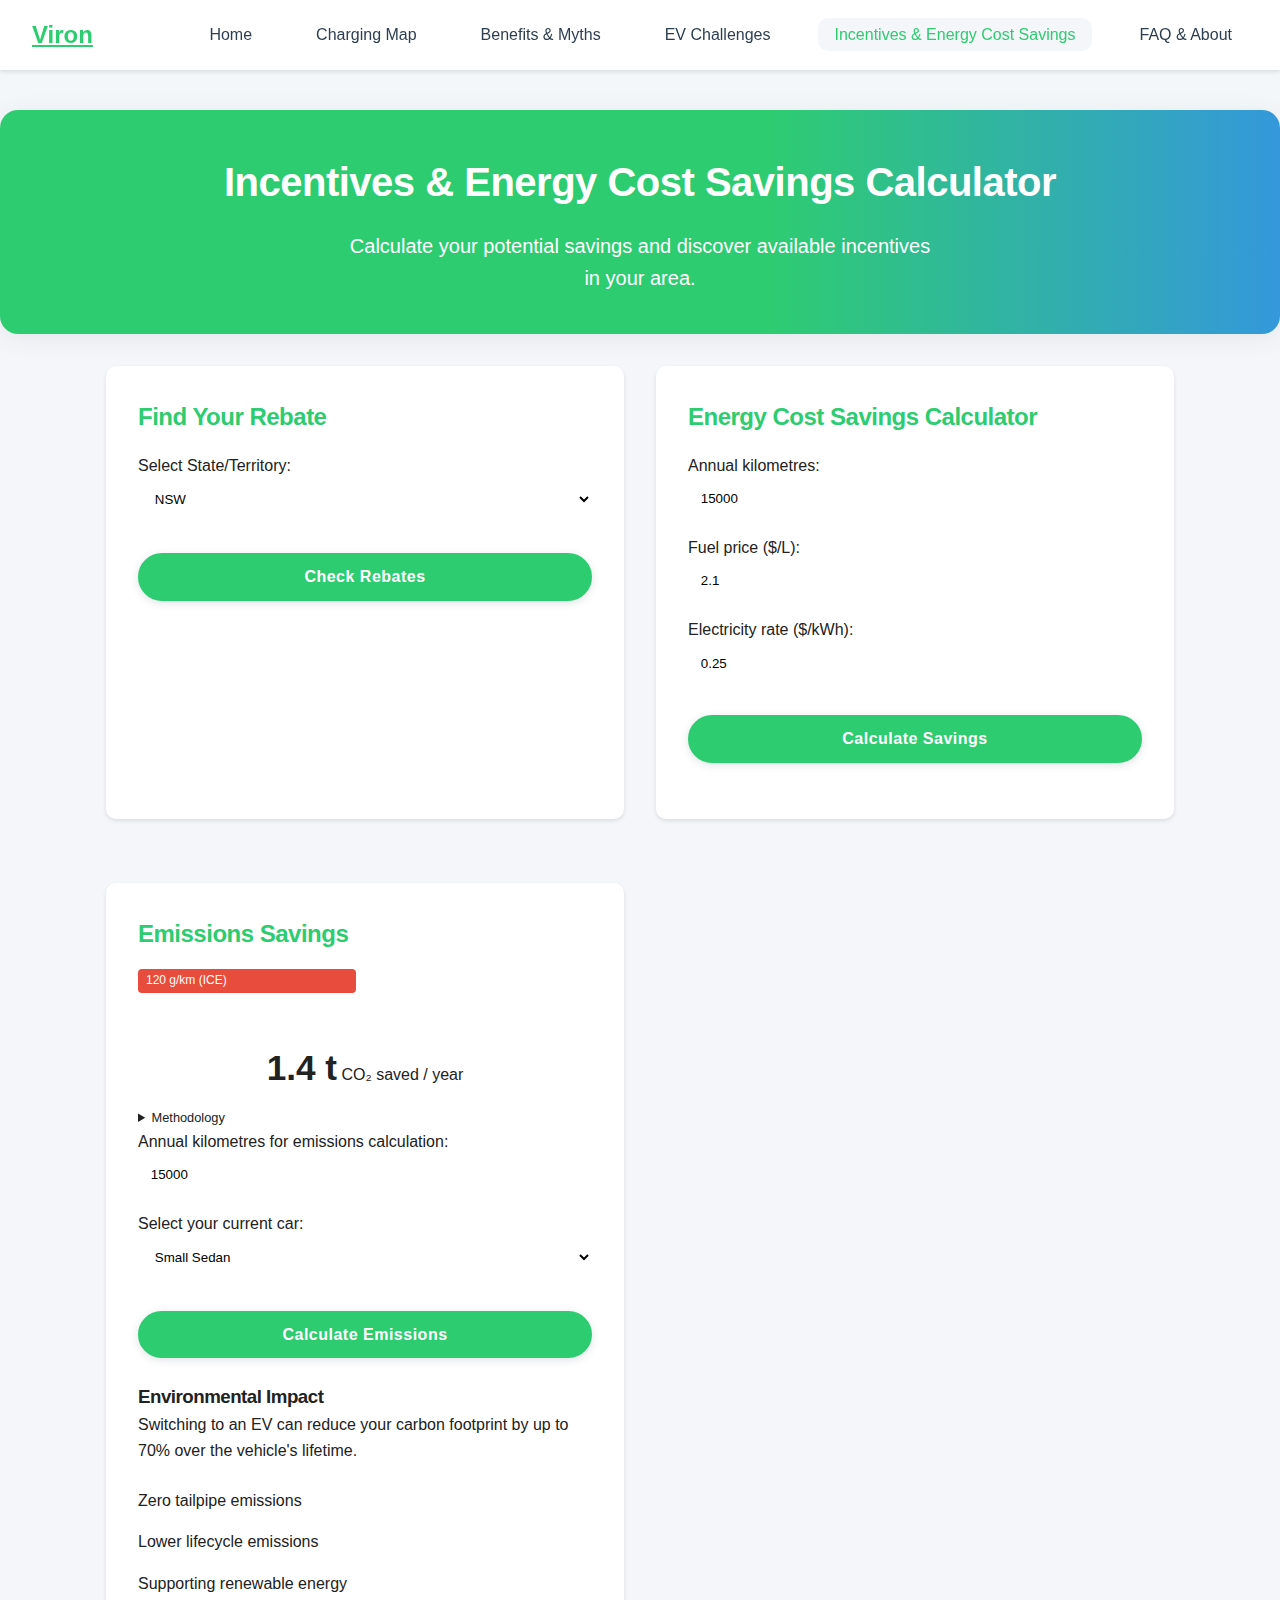
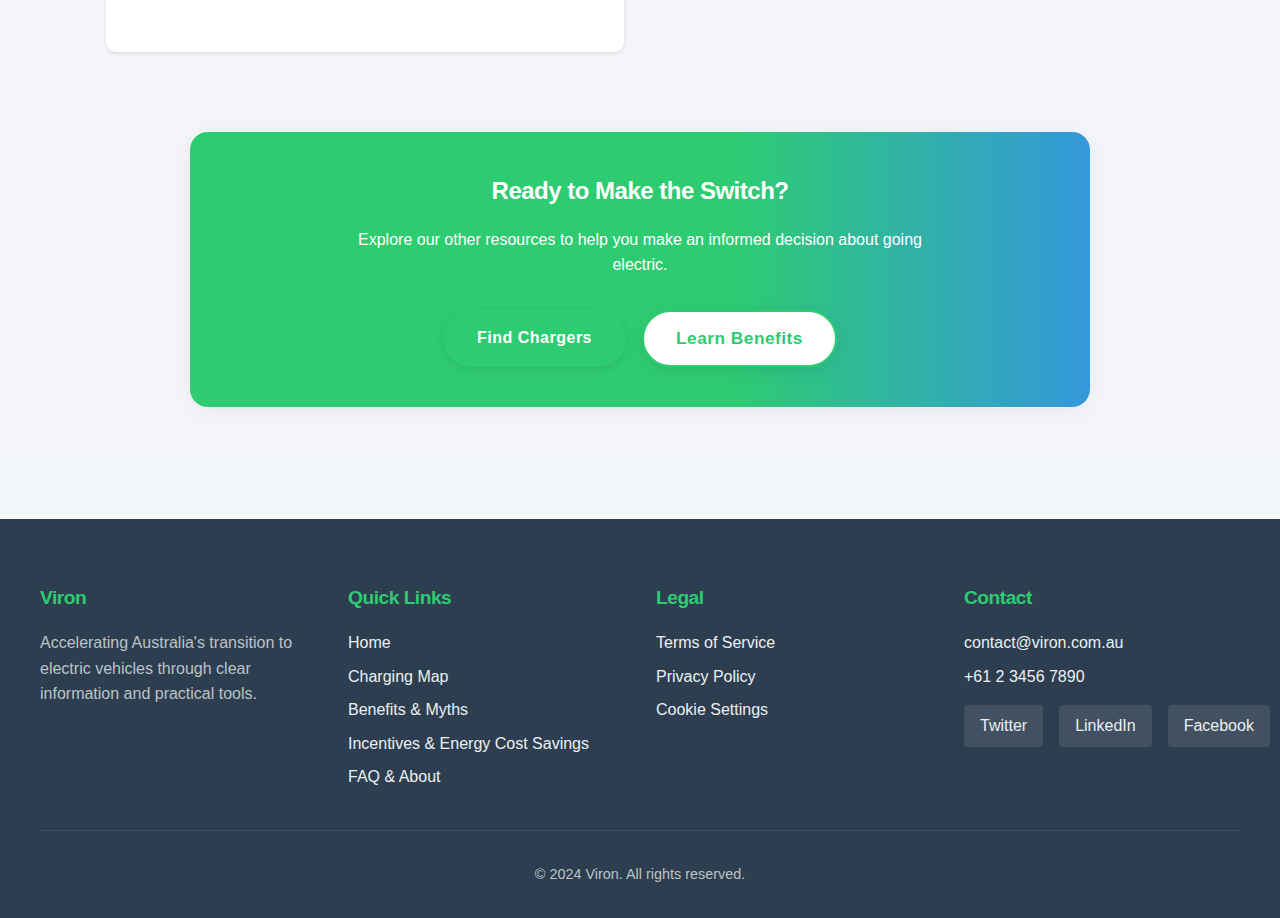
<file: Incentives.html>
<!DOCTYPE html>
<html lang="en">
<head>
  <meta charset="UTF-8" />
  <meta name="viewport" content="width=device-width, initial-scale=1.0" />
  <title>Viron – Incentives & Energy Cost Savings</title>
  <link rel="stylesheet" href="style.css" />
</head>
<body>
  <nav class="nav">
    <a href="index.html" class="brand">Viron</a>
    <button class="hamburger" aria-label="Open navigation" aria-expanded="false" aria-controls="main-nav-links">
      <span></span>
      <span></span>
      <span></span>
    </button>
    <ul class="nav-links" id="main-nav-links">
      <li><a href="index.html">Home</a></li>
      <li><a href="Charging_Map.html">Charging Map</a></li>
      <li><a href="Benefits_myths.html">Benefits &amp; Myths</a></li>

      <li><a href="EV_challenges.html">EV Challenges</a></li>

      <li><a href="Incentives.html" class="active">Incentives &amp; Energy Cost Savings</a></li>

      <li><a href="FAQ_about.html">FAQ & About</a></li>
    </ul>
  </nav>

  <section id="incentives" class="active">
    <div class="page-header">
      <h1>Incentives &amp; Energy Cost Savings Calculator</h1>
      <p class="lead">Calculate your potential savings and discover available incentives in your area.</p>
    </div>

    <div class="calculator-grid">
      <div class="card">
        <h2>Find Your Rebate</h2>
        <div class="form-group">
          <label>Select State/Territory:
            <select id="state-select" class="control-select">
              <option value="NSW">NSW</option>
              <option value="VIC">VIC</option>
              <option value="QLD">QLD</option>
              <option value="SA">SA</option>
              <option value="WA">WA</option>
              <option value="TAS">TAS</option>
              <option value="NT">NT</option>
              <option value="ACT">ACT</option>
            </select>
          </label>
          <button class="btn primary" onclick="showRebate()">Check Rebates</button>
        </div>
        <div id="rebate-result" class="result-box"></div>
      </div>

      <div class="card">
        <h2>Energy Cost Savings Calculator</h2>
        <form id="energy-savings-form" class="form-group">
          <label>Annual kilometres: 
            <input type="number" id="km" value="15000" min="0" step="1000" />
          </label>
          <label>Fuel price ($/L): 
            <input type="number" id="fuelPrice" value="2.1" step="0.01" min="0" />
          </label>
          <label>Electricity rate ($/kWh): 
            <input type="number" id="elecRate" value="0.25" step="0.01" min="0" />
          </label>
          <button type="button" class="btn primary" onclick="calcEnergySavings()">Calculate Savings</button>
        </form>
        <div id="energy-savings-result" class="result-box"></div>
      </div>

      <div class="card">
        <h2>Emissions Savings</h2>
        <div id="emissions-chart"></div>
        <div class="form-group">
          <label>Annual kilometres for emissions calculation:
            <input type="number" id="emissions-km" value="15000" min="0" step="1000" />
          </label>
          <label>Select your current car:
            <select id="car-comparison" class="control-select">
              <option value="small">Small Sedan</option>
              <option value="medium">Medium SUV</option>
              <option value="large">Large SUV</option>
            </select>
          </label>
          <button type="button" class="btn primary" onclick="updateEmissionsChart()">Calculate Emissions</button>
        </div>
        <div class="emissions-info">
          <h3>Environmental Impact</h3>
          <p>Switching to an EV can reduce your carbon footprint by up to 70% over the vehicle's lifetime.</p>
          <ul class="info-list">
            <li>Zero tailpipe emissions</li>
            <li>Lower lifecycle emissions</li>
            <li>Supporting renewable energy</li>
          </ul>
        </div>
      </div>
    </div>

    <div class="cta-section">
      <h2>Ready to Make the Switch?</h2>
      <p>Explore our other resources to help you make an informed decision about going electric.</p>
      <div class="cta-buttons">
        <a href="Charging_Map.html" class="btn primary">Find Chargers</a>
        <a href="Benefits_myths.html" class="btn secondary">Learn Benefits</a>
      </div>
    </div>
  </section>

  <footer class="site-footer">
    <div class="footer-content">
      <div class="footer-section">
        <h3>Viron</h3>
        <p>Accelerating Australia's transition to electric vehicles through clear information and practical tools.</p>
      </div>
      <div class="footer-section">
        <h3>Quick Links</h3>
        <ul>
          <li><a href="index.html">Home</a></li>
          <li><a href="Charging_Map.html">Charging Map</a></li>
          <li><a href="Benefits_myths.html">Benefits & Myths</a></li>
          <li><a href="Incentives.html">Incentives & Energy Cost Savings</a></li>
          <li><a href="FAQ_about.html">FAQ & About</a></li>
        </ul>
      </div>
      <div class="footer-section">
        <h3>Legal</h3>
        <ul>
          <li><a href="terms.html">Terms of Service</a></li>
          <li><a href="privacy.html">Privacy Policy</a></li>
          <li><a href="cookies.html">Cookie Settings</a></li>
        </ul>
      </div>
      <div class="footer-section">
        <h3>Contact</h3>
        <ul>
          <li><a href="mailto:contact@viron.com.au">contact@viron.com.au</a></li>
          <li><a href="tel:+61234567890">+61 2 3456 7890</a></li>
        </ul>
        <div class="social-links">
          <a href="#" class="social-link">Twitter</a>
          <a href="#" class="social-link">LinkedIn</a>
          <a href="#" class="social-link">Facebook</a>
        </div>
      </div>
    </div>
    <div class="footer-bottom">
      <p>&copy; 2024 Viron. All rights reserved.</p>
    </div>
  </footer>

  <script src="main.js"></script>
</body>
</html>
</file>
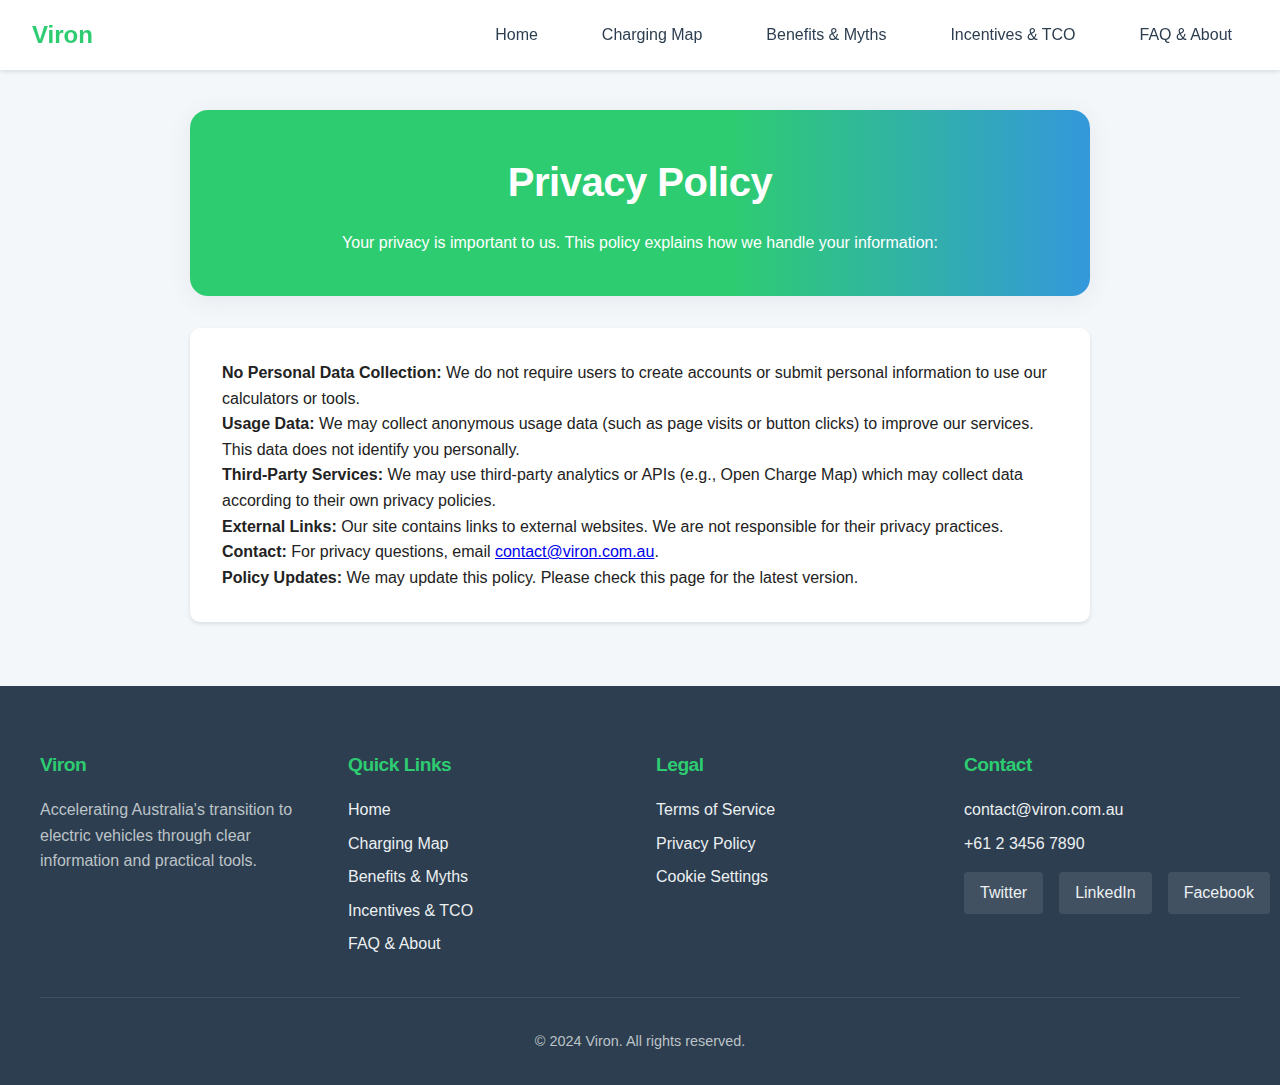
<file: Privacy.html>
<!DOCTYPE html>
<html lang="en">
<head>
  <meta charset="UTF-8" />
  <title>Privacy Policy – Viron</title>
  <link rel="stylesheet" href="style.css" />
</head>
<body>
  <nav class="nav">
    <div class="brand">Viron</div>
    <ul class="nav-links">
      <li><a href="index.html">Home</a></li>
      <li><a href="Charging_Map.html">Charging Map</a></li>
      <li><a href="Benefits_myths.html">Benefits & Myths</a></li>
      <li><a href="Incentives.html">Incentives & TCO</a></li>
      <li><a href="FAQ_about.html">FAQ & About</a></li>
    </ul>
  </nav>
  <section class="page-header" style="max-width: 900px; margin: 2.5rem auto 2rem auto;">
    <h1>Privacy Policy</h1>
    <p>Your privacy is important to us. This policy explains how we handle your information:</p>
  </section>
  <section class="card" style="max-width: 900px; margin: 0 auto 3rem auto;">
    <ul>
      <li><strong>No Personal Data Collection:</strong> We do not require users to create accounts or submit personal information to use our calculators or tools.</li>
      <li><strong>Usage Data:</strong> We may collect anonymous usage data (such as page visits or button clicks) to improve our services. This data does not identify you personally.</li>
      <li><strong>Third-Party Services:</strong> We may use third-party analytics or APIs (e.g., Open Charge Map) which may collect data according to their own privacy policies.</li>
      <li><strong>External Links:</strong> Our site contains links to external websites. We are not responsible for their privacy practices.</li>
      <li><strong>Contact:</strong> For privacy questions, email <a href="mailto:contact@viron.com.au">contact@viron.com.au</a>.</li>
      <li><strong>Policy Updates:</strong> We may update this policy. Please check this page for the latest version.</li>
    </ul>
  </section>
  <footer class="site-footer">
    <div class="footer-content">
      <div class="footer-section">
        <h3>Viron</h3>
        <p>Accelerating Australia's transition to electric vehicles through clear information and practical tools.</p>
      </div>
      <div class="footer-section">
        <h3>Quick Links</h3>
        <ul>
          <li><a href="index.html">Home</a></li>
          <li><a href="Charging_Map.html">Charging Map</a></li>
          <li><a href="Benefits_myths.html">Benefits & Myths</a></li>
          <li><a href="Incentives.html">Incentives & TCO</a></li>
          <li><a href="FAQ_about.html">FAQ & About</a></li>
        </ul>
      </div>
      <div class="footer-section">
        <h3>Legal</h3>
        <ul>
          <li><a href="Terms.html">Terms of Service</a></li>
          <li><a href="Privacy.html">Privacy Policy</a></li>
          <li><a href="cookies.html">Cookie Settings</a></li>
        </ul>
      </div>
      <div class="footer-section">
        <h3>Contact</h3>
        <ul>
          <li><a href="mailto:contact@viron.com.au">contact@viron.com.au</a></li>
          <li><a href="tel:+61234567890">+61 2 3456 7890</a></li>
        </ul>
        <div class="social-links">
          <a href="#" class="social-link">Twitter</a>
          <a href="#" class="social-link">LinkedIn</a>
          <a href="#" class="social-link">Facebook</a>
        </div>
      </div>
    </div>
    <div class="footer-bottom">
      <p>&copy; 2024 Viron. All rights reserved.</p>
    </div>
  </footer>
</body>
</html>
</file>
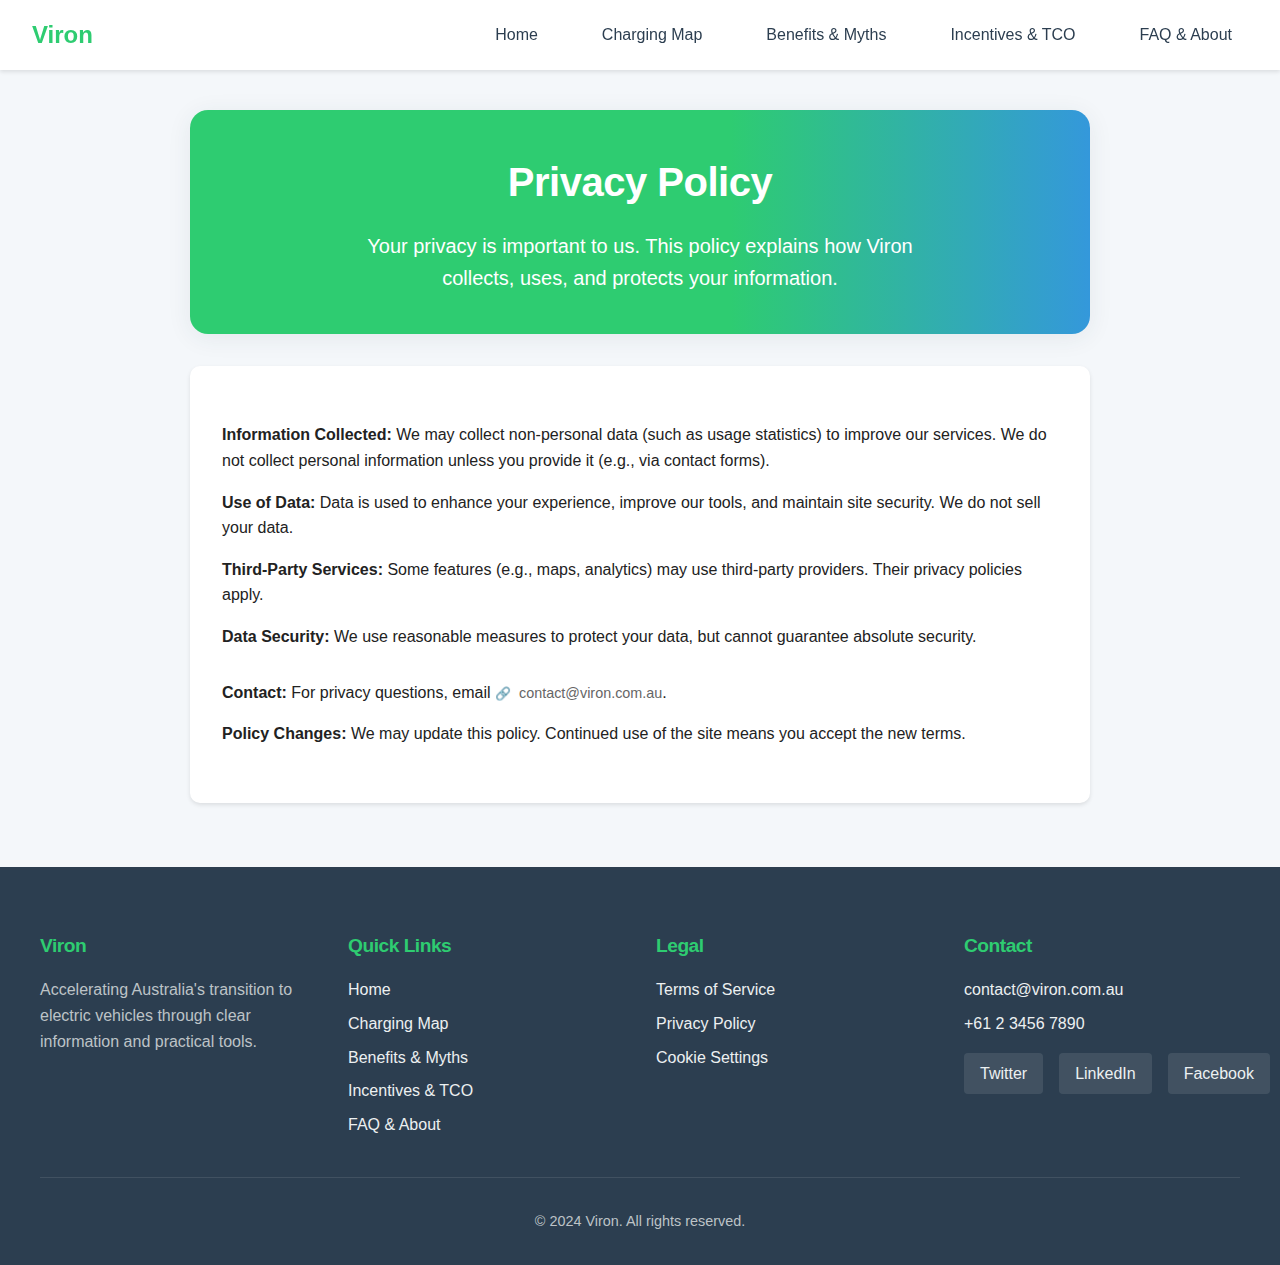
<file: privacy.html>
<!DOCTYPE html>
<html lang="en">
<head>
  <meta charset="UTF-8" />
  <title>Privacy Policy – Viron</title>
  <meta name="viewport" content="width=device-width, initial-scale=1.0" />
  <link rel="stylesheet" href="style.css" />
</head>
<body>
  <nav class="nav">
    <div class="brand">Viron</div>
    <button class="hamburger" aria-label="Open navigation" aria-expanded="false" aria-controls="main-nav-links">
      <span></span>
      <span></span>
      <span></span>
    </button>
    <ul class="nav-links" id="main-nav-links">
      <li><a href="index.html">Home</a></li>
      <li><a href="Charging_Map.html">Charging Map</a></li>
      <li><a href="Benefits_myths.html">Benefits & Myths</a></li>
      <li><a href="Incentives.html">Incentives & TCO</a></li>
      <li><a href="FAQ_about.html">FAQ & About</a></li>
    </ul>
  </nav>
  <section class="page-header" style="max-width:900px;margin:2.5rem auto 2rem auto;">
    <h1>Privacy Policy</h1>
    <p class="lead">Your privacy is important to us. This policy explains how Viron collects, uses, and protects your information.</p>
  </section>
  <section class="card" style="max-width:900px;margin:0 auto 3rem auto;">
    <ul class="info-list">
      <li><strong>Information Collected:</strong> We may collect non-personal data (such as usage statistics) to improve our services. We do not collect personal information unless you provide it (e.g., via contact forms).</li>
      <li><strong>Use of Data:</strong> Data is used to enhance your experience, improve our tools, and maintain site security. We do not sell your data.</li>
      <li><strong>Third-Party Services:</strong> Some features (e.g., maps, analytics) may use third-party providers. Their privacy policies apply.</li>
      <li><strong>Data Security:</strong> We use reasonable measures to protect your data, but cannot guarantee absolute security.</li>
      <li><strong>Contact:</strong> For privacy questions, email <a href="mailto:contact@viron.com.au" class="citation">contact@viron.com.au</a>.</li>
      <li><strong>Policy Changes:</strong> We may update this policy. Continued use of the site means you accept the new terms.</li>
    </ul>
  </section>
  <footer class="site-footer">
    <div class="footer-content">
      <div class="footer-section">
        <h3>Viron</h3>
        <p>Accelerating Australia's transition to electric vehicles through clear information and practical tools.</p>
      </div>
      <div class="footer-section">
        <h3>Quick Links</h3>
        <ul>
          <li><a href="index.html">Home</a></li>
          <li><a href="Charging_Map.html">Charging Map</a></li>
          <li><a href="Benefits_myths.html">Benefits & Myths</a></li>
          <li><a href="Incentives.html">Incentives & TCO</a></li>
          <li><a href="FAQ_about.html">FAQ & About</a></li>
        </ul>
      </div>
      <div class="footer-section">
        <h3>Legal</h3>
        <ul>
          <li><a href="Terms.html">Terms of Service</a></li>
          <li><a href="Privacy.html">Privacy Policy</a></li>
          <li><a href="cookies.html">Cookie Settings</a></li>
        </ul>
      </div>
      <div class="footer-section">
        <h3>Contact</h3>
        <ul>
          <li><a href="mailto:contact@viron.com.au">contact@viron.com.au</a></li>
          <li><a href="tel:+61234567890">+61 2 3456 7890</a></li>
        </ul>
        <div class="social-links">
          <a href="#" class="social-link">Twitter</a>
          <a href="#" class="social-link">LinkedIn</a>
          <a href="#" class="social-link">Facebook</a>
        </div>
      </div>
    </div>
    <div class="footer-bottom">
      <p>&copy; 2024 Viron. All rights reserved.</p>
    </div>
  </footer>
</body>
</html>
</file>
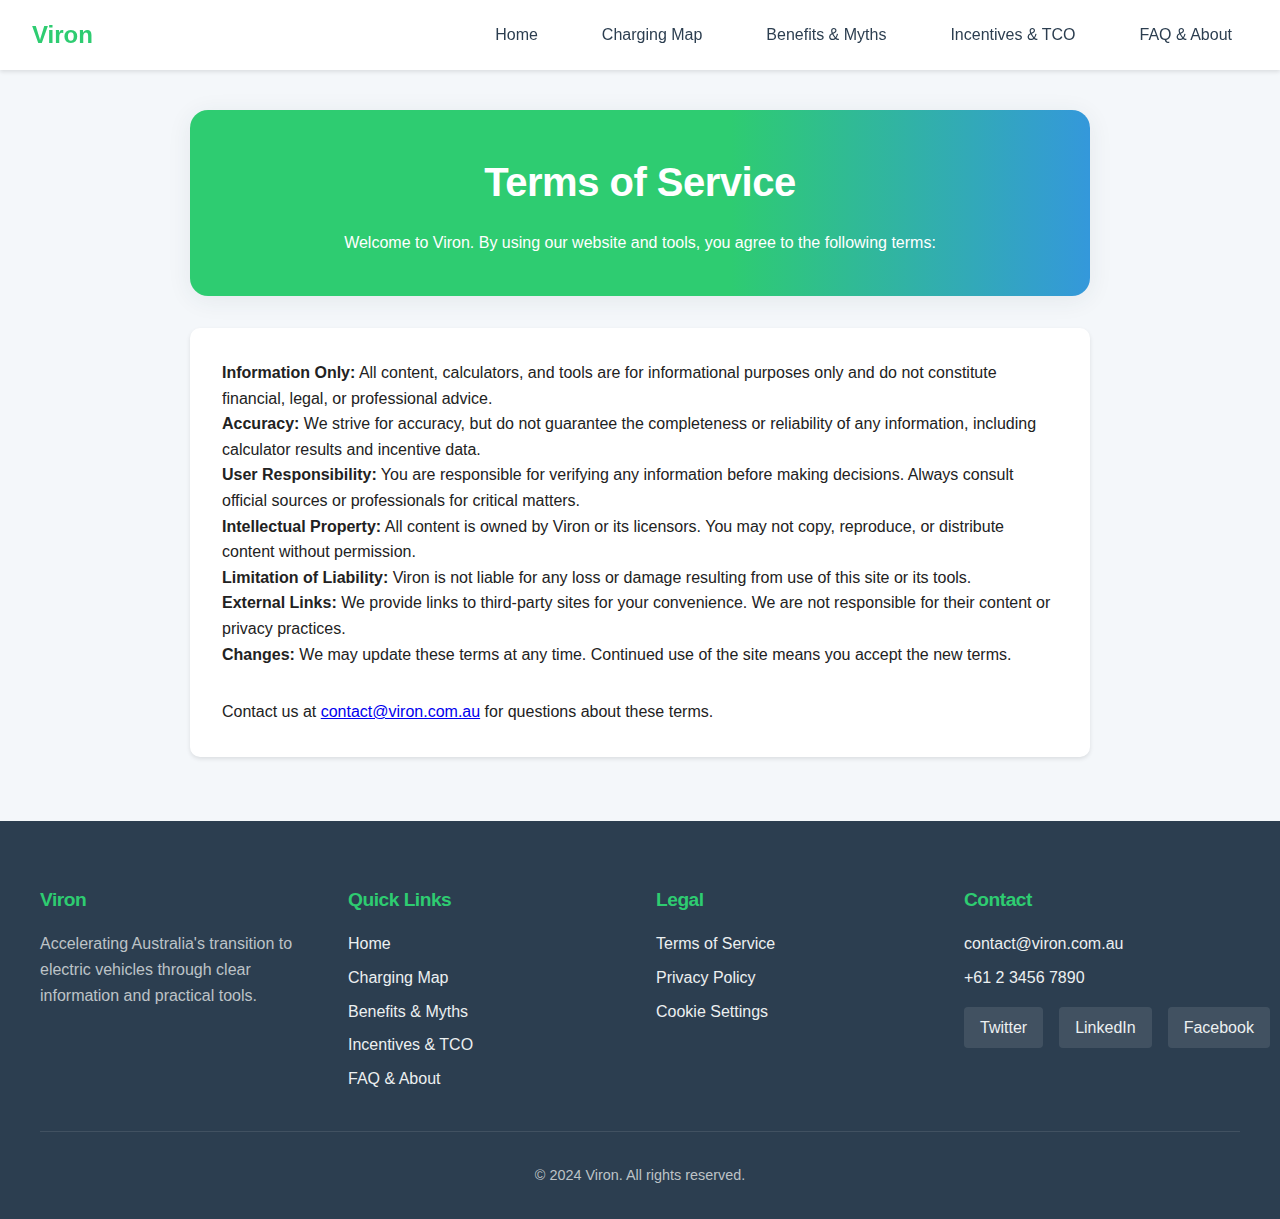
<file: Terms.html>
<!DOCTYPE html>
<html lang="en">
<head>
  <meta charset="UTF-8" />
  <title>Terms of Service – Viron</title>
  <link rel="stylesheet" href="style.css" />
</head>
<body>
  <nav class="nav">
    <div class="brand">Viron</div>
    <ul class="nav-links">
      <li><a href="index.html">Home</a></li>
      <li><a href="Charging_Map.html">Charging Map</a></li>
      <li><a href="Benefits_myths.html">Benefits & Myths</a></li>
      <li><a href="Incentives.html">Incentives & TCO</a></li>
      <li><a href="FAQ_about.html">FAQ & About</a></li>
    </ul>
  </nav>
  <section class="page-header" style="max-width: 900px; margin: 2.5rem auto 2rem auto;">
    <h1>Terms of Service</h1>
    <p>Welcome to Viron. By using our website and tools, you agree to the following terms:</p>
  </section>
  <section class="card" style="max-width: 900px; margin: 0 auto 3rem auto;">
    <ul>
      <li><strong>Information Only:</strong> All content, calculators, and tools are for informational purposes only and do not constitute financial, legal, or professional advice.</li>
      <li><strong>Accuracy:</strong> We strive for accuracy, but do not guarantee the completeness or reliability of any information, including calculator results and incentive data.</li>
      <li><strong>User Responsibility:</strong> You are responsible for verifying any information before making decisions. Always consult official sources or professionals for critical matters.</li>
      <li><strong>Intellectual Property:</strong> All content is owned by Viron or its licensors. You may not copy, reproduce, or distribute content without permission.</li>
      <li><strong>Limitation of Liability:</strong> Viron is not liable for any loss or damage resulting from use of this site or its tools.</li>
      <li><strong>External Links:</strong> We provide links to third-party sites for your convenience. We are not responsible for their content or privacy practices.</li>
      <li><strong>Changes:</strong> We may update these terms at any time. Continued use of the site means you accept the new terms.</li>
    </ul>
    <p style="margin-top:2rem;">Contact us at <a href="mailto:contact@viron.com.au">contact@viron.com.au</a> for questions about these terms.</p>
  </section>
  <footer class="site-footer">
    <div class="footer-content">
      <div class="footer-section">
        <h3>Viron</h3>
        <p>Accelerating Australia's transition to electric vehicles through clear information and practical tools.</p>
      </div>
      <div class="footer-section">
        <h3>Quick Links</h3>
        <ul>
          <li><a href="index.html">Home</a></li>
          <li><a href="Charging_Map.html">Charging Map</a></li>
          <li><a href="Benefits_myths.html">Benefits & Myths</a></li>
          <li><a href="Incentives.html">Incentives & TCO</a></li>
          <li><a href="FAQ_about.html">FAQ & About</a></li>
        </ul>
      </div>
      <div class="footer-section">
        <h3>Legal</h3>
        <ul>
          <li><a href="Terms.html">Terms of Service</a></li>
          <li><a href="Privacy.html">Privacy Policy</a></li>
          <li><a href="cookies.html">Cookie Settings</a></li>
        </ul>
      </div>
      <div class="footer-section">
        <h3>Contact</h3>
        <ul>
          <li><a href="mailto:contact@viron.com.au">contact@viron.com.au</a></li>
          <li><a href="tel:+61234567890">+61 2 3456 7890</a></li>
        </ul>
        <div class="social-links">
          <a href="#" class="social-link">Twitter</a>
          <a href="#" class="social-link">LinkedIn</a>
          <a href="#" class="social-link">Facebook</a>
        </div>
      </div>
    </div>
    <div class="footer-bottom">
      <p>&copy; 2024 Viron. All rights reserved.</p>
    </div>
  </footer>
</body>
</html>
</file>
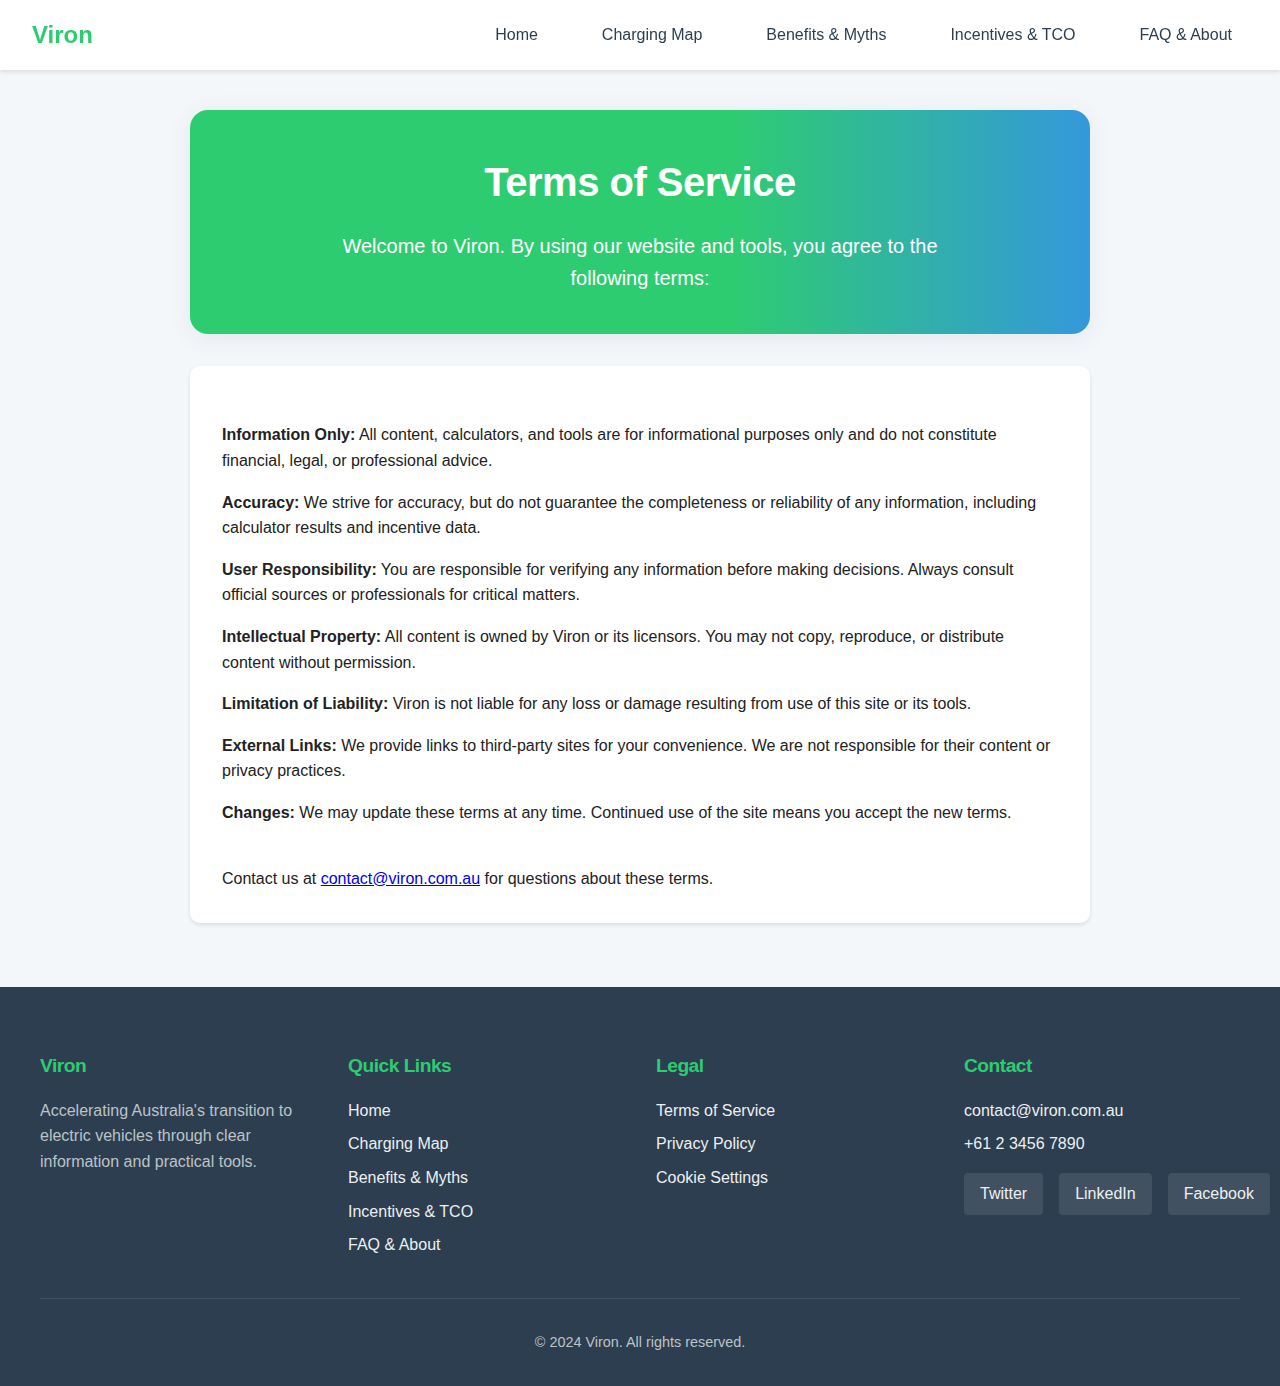
<file: terms.html>
<!DOCTYPE html>
<html lang="en">
<head>
  <meta charset="UTF-8" />
  <title>Terms of Service – Viron</title>
   <meta name="viewport" content="width=device-width, initial-scale=1.0" /> 
  <link rel="stylesheet" href="style.css" />
</head>
<body>
  <nav class="nav">
    <div class="brand">Viron</div>
    <button class="hamburger" aria-label="Open navigation" aria-expanded="false" aria-controls="main-nav-links">
      <span></span>
      <span></span>
      <span></span>
    </button>
    <ul class="nav-links" id="main-nav-links">
      <li><a href="index.html">Home</a></li>
      <li><a href="Charging_Map.html">Charging Map</a></li>
      <li><a href="Benefits_myths.html">Benefits & Myths</a></li>
      <li><a href="Incentives.html">Incentives & TCO</a></li>
      <li><a href="FAQ_about.html">FAQ & About</a></li>
    </ul>
  </nav>
  <section class="page-header" style="max-width:900px;margin:2.5rem auto 2rem auto;">
    <h1>Terms of Service</h1>
    <p class="lead">Welcome to Viron. By using our website and tools, you agree to the following terms:</p>
  </section>
  <section class="card" style="max-width:900px;margin:0 auto 3rem auto;">
    <ul class="info-list">
      <li><strong>Information Only:</strong> All content, calculators, and tools are for informational purposes only and do not constitute financial, legal, or professional advice.</li>
      <li><strong>Accuracy:</strong> We strive for accuracy, but do not guarantee the completeness or reliability of any information, including calculator results and incentive data.</li>
      <li><strong>User Responsibility:</strong> You are responsible for verifying any information before making decisions. Always consult official sources or professionals for critical matters.</li>
      <li><strong>Intellectual Property:</strong> All content is owned by Viron or its licensors. You may not copy, reproduce, or distribute content without permission.</li>
      <li><strong>Limitation of Liability:</strong> Viron is not liable for any loss or damage resulting from use of this site or its tools.</li>
      <li><strong>External Links:</strong> We provide links to third-party sites for your convenience. We are not responsible for their content or privacy practices.</li>
      <li><strong>Changes:</strong> We may update these terms at any time. Continued use of the site means you accept the new terms.</li>
    </ul>
    <p style="margin-top:2rem;">Contact us at <a href="mailto:contact@viron.com.au">contact@viron.com.au</a> for questions about these terms.</p>
  </section>
  <footer class="site-footer">
    <div class="footer-content">
      <div class="footer-section">
        <h3>Viron</h3>
        <p>Accelerating Australia's transition to electric vehicles through clear information and practical tools.</p>
      </div>
      <div class="footer-section">
        <h3>Quick Links</h3>
        <ul>
          <li><a href="index.html">Home</a></li>
          <li><a href="Charging_Map.html">Charging Map</a></li>
          <li><a href="Benefits_myths.html">Benefits & Myths</a></li>
          <li><a href="Incentives.html">Incentives & TCO</a></li>
          <li><a href="FAQ_about.html">FAQ & About</a></li>
        </ul>
      </div>
      <div class="footer-section">
        <h3>Legal</h3>
        <ul>
          <li><a href="Terms.html">Terms of Service</a></li>
          <li><a href="Privacy.html">Privacy Policy</a></li>
          <li><a href="cookies.html">Cookie Settings</a></li>
        </ul>
      </div>
      <div class="footer-section">
        <h3>Contact</h3>
        <ul>
          <li><a href="mailto:contact@viron.com.au">contact@viron.com.au</a></li>
          <li><a href="tel:+61234567890">+61 2 3456 7890</a></li>
        </ul>
        <div class="social-links">
          <a href="#" class="social-link">Twitter</a>
          <a href="#" class="social-link">LinkedIn</a>
          <a href="#" class="social-link">Facebook</a>
        </div>
      </div>
    </div>
    <div class="footer-bottom">
      <p>&copy; 2024 Viron. All rights reserved.</p>
    </div>
  </footer>
</body>
</html>
</file>
<file: style.css>
/* Base styles */
:root {
  --primary-color: #2ecc71;
  --secondary-color: #27ae60;
  --accent-color: #3498db;
  --text-color: #2c3e50;
  --light-gray: #f5f6fa;
  --white: #ffffff;
  --shadow: 0 2px 4px rgba(0, 0, 0, 0.1);
  --border-radius: 10px;
  --transition: all 0.3s ease;
}

* {
  margin: 0;
  padding: 0;
  box-sizing: border-box;
}

body {
  font-family: 'Inter', 'Roboto', 'Montserrat', Arial, sans-serif;
  line-height: 1.6;
  color: #222;
  background: #f4f7fa;
}

h1, h2, h3 {
  font-weight: 700;
  letter-spacing: -0.5px;
}

/* Navigation */
.nav {
  background: var(--white);
  padding: 1rem 2rem;
  box-shadow: var(--shadow);
  display: flex;
  justify-content: space-between;
  align-items: center;
  position: sticky;
  top: 0;
  z-index: 1000;
}

.brand {
  font-size: 1.5rem;
  font-weight: 700;
  color: var(--primary-color);
}

.nav-links {
  display: flex;
  list-style: none;
  gap: 2rem;
}

.nav-links a {
  text-decoration: none;
  color: var(--text-color);
  font-weight: 500;
  transition: var(--transition);
  padding: 0.5rem 1rem;
  border-radius: var(--border-radius);
}

.nav-links a:hover,
.nav-links a.active {
  color: var(--primary-color);
  background: var(--light-gray);
}

/* Hamburger styles - improved for professional look */
.hamburger {
  display: none;
  flex-direction: column;
  justify-content: center;
  align-items: center;
  width: 40px;
  height: 40px;
  cursor: pointer;
  z-index: 1100;
  background: var(--white);
  border: 1.5px solid var(--light-gray);
  border-radius: 8px;
  box-shadow: 0 2px 8px rgba(44,62,80,0.07);
  transition: box-shadow 0.2s;
}
.hamburger:hover, .hamburger.active {
  box-shadow: 0 4px 16px rgba(44,62,80,0.13);
  border-color: var(--primary-color);
}
.hamburger span {
  display: block;
  height: 3.5px;
  width: 26px;
  background: var(--primary-color);
  margin: 3.5px 0;
  border-radius: 2px;
  transition: 0.3s;
}

/* Hamburger open animation */
.hamburger.active span:nth-child(1) {
  transform: translateY(7px) rotate(45deg);
}
.hamburger.active span:nth-child(2) {
  opacity: 0;
}
.hamburger.active span:nth-child(3) {
  transform: translateY(-7px) rotate(-45deg);
}

/* Page Header */
.page-header {
  background: linear-gradient(90deg, var(--primary-color) 60%, var(--accent-color) 100%);
  color: #fff;
  border-radius: 18px;
  box-shadow: 0 4px 24px rgba(44, 62, 80, 0.08);
  margin-bottom: 2rem;
  padding: 2.5rem 2rem;
  text-align: center;
  margin-top: 2.5rem;
}

.page-header h1 {
  font-size: 2.5rem;
  margin-bottom: 1rem;
}

.page-header .lead {
  font-size: 1.25rem;
  max-width: 600px;
  margin: 0 auto;
}

/* Hero Section */
.hero {
  background: linear-gradient(90deg, var(--primary-color) 60%, var(--accent-color) 100%);
  color: #fff;
  border-radius: 18px;
  box-shadow: 0 4px 24px rgba(44, 62, 80, 0.08);
  margin-bottom: 2rem;
  padding: 2.5rem 2rem;
  text-align: center;
  margin-top: 2.5rem;
}

.hero h1 {
  font-size: 3rem;
  margin-bottom: 1rem;
}

.hero .lead {
  font-size: 1.25rem;
  max-width: 600px;
  margin: 0 auto 2rem;
}

/* Buttons */
.btn {
  display: inline-block;
  padding: 0.8rem 2rem;
  border-radius: 999px;
  text-decoration: none;
  font-size: 1rem;
  font-weight: 600;
  letter-spacing: 0.5px;
  transition: all 0.3s ease;
  border: none;
  cursor: pointer;
  box-shadow: 0 2px 8px rgba(44, 62, 80, 0.15);
  min-width: 160px;
  text-align: center;
}

.btn.primary {
  background: var(--primary-color);
  color: white;
  border: 2px solid var(--primary-color);
}

.btn.secondary {
  background: transparent;
  border: 2px solid var(--primary-color);
  color: var(--primary-color);
}

.btn:hover {
  transform: translateY(-2px);
  box-shadow: 0 4px 12px rgba(44, 62, 80, 0.2);
}

.btn.primary:hover {
  background: #27ae60;
  border-color: #27ae60;
}

.btn.secondary:hover {
  background: var(--primary-color);
  color: white;
}

.btn:active {
  transform: translateY(0);
  box-shadow: 0 2px 4px rgba(44, 62, 80, 0.1);
}

/* Form Buttons */
.form-group .btn {
  width: 100%;
  margin-top: 1rem;
  margin-bottom: 1.5rem;
}

/* CTA Buttons */
.cta-buttons {
  display: flex;
  gap: 1rem;
  justify-content: center;
  flex-wrap: wrap;
}

.cta-buttons .btn {
  min-width: 180px;
}

/* Features Grid */
.features-grid {
  display: grid;
  grid-template-columns: repeat(auto-fit, minmax(320px, 1fr));
  gap: 2rem;
  max-width: 1100px;
  margin: 2rem auto;
  padding: 0 1rem;
}

.feature-card {
  background: rgba(255,255,255,0.95);
  border-radius: 18px;
  box-shadow: 0 2px 16px rgba(44, 62, 80, 0.08);
  padding: 2rem;
  margin-bottom: 2rem;
  transition: transform 0.2s, box-shadow 0.2s;
  text-align: center;
}

.feature-card:hover {
  transform: translateY(-4px) scale(1.01);
  box-shadow: 0 8px 32px rgba(44, 62, 80, 0.12);
}

.feature-card h3 {
  color: var(--primary-color);
  margin-bottom: 1rem;
}

.feature-card .btn {
  margin-top: 1.5rem;
}

/* Map Styles */
.map-container {
  max-width: 1200px;
  margin: 2rem auto;
  padding: 0 2rem;
}

.map-controls {
  display: flex;
  gap: 1rem;
  margin-bottom: 1rem;
  flex-wrap: wrap;
}

.control-select {
  padding: 0.8rem;
  border: 1px solid var(--border-color);
  border-radius: var(--border-radius);
  background: var(--white);
  min-width: 200px;
}

.search-box {
  display: flex;
  gap: 1rem;
  flex: 1;
}

#map-container {
  height: 500px;
  border-radius: var(--border-radius);
  box-shadow: var(--shadow);
}

.map-legend {
  display: flex;
  gap: 1.5rem;
  justify-content: center;
  margin: 1rem 0;
  flex-wrap: wrap;
}

.legend-item {
  display: flex;
  align-items: center;
  gap: 0.5rem;
}

.dot {
  width: 12px;
  height: 12px;
  border-radius: 50%;
}

.dot.ultra { background: #e74c3c; }
.dot.fast { background: var(--primary-color); }
.dot.standard { background: var(--secondary-color); }

/* Info Grid */
.info-grid {
  display: grid;
  grid-template-columns: repeat(auto-fit, minmax(300px, 1fr));
  gap: 2rem;
  padding: 2rem;
  max-width: 1200px;
  margin: 0 auto;
}

.card {
  background: var(--white);
  padding: 2rem;
  border-radius: var(--border-radius);
  box-shadow: var(--shadow);
}

.card h2 {
  color: var(--primary-color);
  margin-bottom: 1rem;
}

.info-list {
  list-style: none;
  padding: 0;
  margin: 1rem 0;
}

/* Mission Section */
.mission-section {
  background: var(--white);
  padding: 4rem 2rem;
  text-align: center;
  border-radius: 18px;
  box-shadow: 0 2px 16px rgba(44, 62, 80, 0.08);
  margin: 2rem auto;
  max-width: 1000px;
}

.mission-section h2 {
  margin-bottom: 1.5rem;
}

.mission-section p {
  max-width: 800px;
  margin: 0 auto 3rem;
}

.stats-grid {
  display: grid;
  grid-template-columns: repeat(auto-fit, minmax(200px, 1fr));
  gap: 2rem;
  max-width: 700px;
  margin: 2rem auto 0 auto;
}

.stat-card {
  background: rgba(255,255,255,0.95);
  border-radius: 14px;
  box-shadow: 0 2px 8px rgba(44, 62, 80, 0.06);
  padding: 1.5rem;
  text-align: center;
}

.stat-card h3 {
  font-size: 2.5rem;
  color: var(--primary-color);
  margin-bottom: 0.5rem;
}

/* CTA Section */
.cta-section {
  background: linear-gradient(90deg, var(--primary-color) 60%, var(--accent-color) 100%);
  color: #fff;
  border-radius: 18px;
  box-shadow: 0 4px 24px rgba(44, 62, 80, 0.08);
  margin: 3rem auto 0 auto;
  padding: 2.5rem 2rem;
  text-align: center;
  max-width: 900px;
}

.cta-section h2 {
  margin-bottom: 1rem;
}

.cta-section p {
  max-width: 600px;
  margin: 0 auto 2rem;
}

/* Form Elements */
input, select {
  width: 100%;
  padding: 0.8rem;
  border: 1px solid var(--border-color);
  border-radius: var(--border-radius);
  margin-bottom: 1rem;
  transition: var(--transition);
}

input:focus, select:focus {
  outline: none;
  border-color: var(--primary-color);
  box-shadow: 0 0 0 2px rgba(46, 204, 113, 0.1);
}

/* Responsive Design */
@media (max-width: 768px) {
  .nav {
    flex-direction: column;
    padding: 1rem;
  }

  .nav-links {
    margin-top: 1rem;
    gap: 1rem;
  }

  .page-header h1,
  .hero h1 {
    font-size: 2rem;
  }

  .features-grid,
  .info-grid {
    grid-template-columns: 1fr;
    padding: 2rem 1rem;
  }

  .map-controls {
    flex-direction: column;
  }

  .search-box {
    flex-direction: column;
  }

  .cta-buttons {
    flex-direction: column;
  }

  .btn {
    width: 100%;
    text-align: center;
  }
}

/* Utility Classes */
.text-center { text-align: center; }
.mb-1 { margin-bottom: 0.5rem; }
.mb-2 { margin-bottom: 1rem; }
.mb-3 { margin-bottom: 1.5rem; }
.mb-4 { margin-bottom: 2rem; }

/* Incentives Page Styles */
#incentives {
  background: var(--light-gray);
  padding-bottom: 3rem;
}

.calculator-grid {
  display: grid;
  grid-template-columns: repeat(auto-fit, minmax(340px, 1fr));
  gap: 2rem;
  max-width: 1100px;
  margin: 2rem auto 0 auto;
  padding: 0 1rem;
}

.card {
  background: var(--white);
  padding: 2rem;
  border-radius: var(--border-radius);
  box-shadow: var(--shadow);
  margin-bottom: 2rem;
}

@media (max-width: 900px) {
  .calculator-grid {
    grid-template-columns: 1fr;
    padding: 0 0.5rem;
  }
}

.incentives-section {
  margin-bottom: 3rem;
}

.section-header {
  text-align: center;
  margin-bottom: 2rem;
  margin-top: 2.5rem;
}

.section-header h2 {
  font-size: 2rem;
  color: var(--primary-color);
  margin-bottom: 0.5rem;
}

.section-header p {
  color: var(--text-secondary);
  font-size: 1.1rem;
}

.rebate-card, .calculator-card, .emissions-card {
  background: white;
  border-radius: 12px;
  padding: 2rem;
  box-shadow: 0 4px 6px rgba(0, 0, 0, 0.1);
}

/* Emissions graph */
.bars { display:flex; flex-direction:column; gap:0.4rem; margin-bottom:1rem; }
.bar  { position:relative; height:24px; border-radius:4px; overflow:hidden; }
.bar.ice { background:#e74c3c; }       /* red */
.bar.ev  { background:var(--accent-dark); }  /* your green */
.bar span {
  position:absolute; left:8px; top:2px; font-size:0.75rem; color:#fff; white-space:nowrap;
}

/* Big figure */
.headline { text-align:center; margin:1rem 0 0.5rem; }
.headline .figure { font-size:2.2rem; font-weight:700; color:var(--accent-dark); }

/* Methodology accordion */
.method { font-size:0.8rem; margin-top:0.75rem; }
.method summary { cursor:pointer; color:var(--accent-dark); }
.method ul { margin-left:1rem; list-style:disc; }


/* ——— Improved Benefits Grid ——— */
.benefits-grid {
  display: grid;
  grid-template-columns: repeat(auto-fit, minmax(260px, 1fr));
  gap: 2rem;
  margin-top: 3rem;
}

/* Card */
.benefits-grid .card {
  position: relative;
  padding: 2rem 1.75rem 2.25rem;
  background: var(--white);
  border-radius: 12px;
  box-shadow: 0 4px 14px rgba(0, 0, 0, 0.06);
  transition: transform 0.25s ease, box-shadow 0.25s ease;
  overflow: hidden;
}

/* Accent bar on the left edge */
.benefits-grid .card::before {
  content: '';
  position: absolute;
  left: 0;
  top: 0;
  height: 100%;
  width: 6px;
  background: linear-gradient(180deg, var(--accent) 0%, var(--accent-dark) 100%);
}

/* Hover / focus */
.benefits-grid .card:hover {
  transform: translateY(-6px);
  box-shadow: 0 10px 24px rgba(0, 0, 0, 0.10);
}

/* Headings & text */

.benefits-grid p {
  font-size: 0.95rem;
  line-height: 1.5;
  margin-bottom: 1.25rem;
}

/* Source links */
.benefits-grid .citation {
  font-size: 0.825rem;
  color: var(--accent-dark);
  text-decoration: none;
  transition: color 0.2s;
}
.benefits-grid .citation:hover {
  color: var(--accent);
  text-decoration: underline;
}


.savings-breakdown {
  display: grid;
  grid-template-columns: repeat(auto-fit, minmax(250px, 1fr));
  gap: 2rem;
  margin-top: 2rem;
}

.savings-item {
  background: var(--background-light);
  padding: 1.5rem;
  border-radius: 8px;
}

.savings-chart {
  height: 200px;
  margin-top: 1rem;
}

/* Enhanced FAQ Styles */
.faq-grid .card {
  background: #f8fcfa;
  border: 1.5px solid #e0f5e9;
  border-radius: 18px;
  box-shadow: 0 4px 18px rgba(44, 62, 80, 0.07);
  padding: 2.2rem 2rem 1.5rem 2rem;
  margin-bottom: 2.5rem;
  transition: box-shadow 0.2s, border-color 0.2s;
}
.faq-grid .card:hover {
  box-shadow: 0 8px 32px rgba(44, 62, 80, 0.13);
  border-color: var(--primary-color);
}
.faq-item {
  margin-bottom: 2rem;
  padding-bottom: 1.2rem;
  border-bottom: 1px solid #e0f5e9;
}
.faq-item:last-child {
  border-bottom: none;
}
.faq-item h3 {
  display: flex;
  align-items: center;
  font-size: 1.18rem;
  font-weight: 700;
  color: var(--primary-color);
  margin-bottom: 0.5rem;
  gap: 0.7rem;
  cursor: pointer;
  transition: color 0.2s;
}
.faq-item h3::before {
  content: "❓";
  font-size: 1.2rem;
  margin-right: 0.5rem;
  color: var(--accent-color);
}
.faq-item h3:hover {
  color: var(--accent-color);
}
.faq-item p {
  font-size: 1.05rem;
  color: #2c3e50;
  margin-left: 2.1rem;
  margin-bottom: 0;
  max-width: 700px;
  transition: max-height 0.3s, opacity 0.3s;
}

/* FAQ Answer Animation */
.faq-item p {
  max-height: 0;
  opacity: 0;
  overflow: hidden;
  transition: max-height 0.4s cubic-bezier(0.4,0,0.2,1), opacity 0.3s;
}
.faq-item.active p {
  max-height: 200px;
  opacity: 1;
  margin-bottom: 1rem;
}

/* FAQ Section Header Accent */
.page-header.faq-header {
  position: relative;
  padding-top: 3.5rem;
}
.page-header.faq-header::before {
  display: none;
}

/* About Page Styles */
.about-grid {
  display: grid;
  grid-template-columns: repeat(auto-fit, minmax(300px, 1fr));
  gap: 2rem;
  margin-bottom: 3rem;
}

.about-card {
  background: #f8fcfa;
  border-radius: 18px;
  box-shadow: none;
  border: 2px solid #b7f5d0;
  padding: 2.5rem 2.5rem 2rem 2.5rem;
  margin: 2.5rem 0 3rem 0;
  width: 100%;
  max-width: 100vw;
}

@media (min-width: 1200px) {
  .about-card {
    max-width: 100vw;
    margin-left: 0;
    margin-right: 0;
  }
}

@media (max-width: 900px) {
  .about-content-grid {
    grid-template-columns: 1fr;
    gap: 1.5rem;
  }
  .about-card {
    padding: 1.5rem 0.2rem 1.2rem 0.2rem;
  }
}

.about-title {
  font-size: 2rem;
  color: var(--primary-color);
  margin-bottom: 2rem;
  display: flex;
  align-items: center;
  gap: 0.7rem;
}

.about-icon {
  font-size: 2.1rem;
  vertical-align: middle;
}

.about-content-grid {
  display: grid;
  grid-template-columns: 1fr 1fr;
  gap: 2.5rem;
}

.about-col {
  display: flex;
  flex-direction: column;
  gap: 2rem;
}

.about-section-title {
  color: var(--primary-color);
  font-size: 1.15rem;
  font-weight: 700;
  margin-bottom: 0.7rem;
  margin-top: 1.2rem;
  letter-spacing: 0.2px;
}

.about-social-links {
  display: flex;
  gap: 1.2rem;
  margin-top: 1.2rem;
}

.card-icon {
  font-size: 2.5rem;
  margin-bottom: 1rem;
}

.info-list {
  list-style: none;
  padding: 0;
  margin: 1rem 0;
}

.info-list li {
  padding: 0.5rem 0;
  border-bottom: 1px solid var(--border-color);
}

.info-list li:last-child {
  border-bottom: none;
}

.contact-grid {
  display: grid;
  grid-template-columns: repeat(auto-fit, minmax(300px, 1fr));
  gap: 2rem;
}

.contact-card, .press-card {
  background: white;
  border-radius: 12px;
  padding: 2rem;
  box-shadow: 0 4px 6px rgba(0, 0, 0, 0.1);
}

.contact-info {
  margin: 1.5rem 0;
}

.social-links {
  display: flex;
  gap: 1rem;
  margin-top: 1.5rem;
}

.social-btn {
  padding: 0.5rem 1rem;
  background: var(--background-light);
  border-radius: 6px;
  color: var(--text-primary);
  text-decoration: none;
  transition: background-color 0.2s;
}

.social-btn:hover {
  background: var(--primary-color);
  color: white;
}

/* Responsive Design */
@media (max-width: 768px) {
  .incentives-container,
  .faq-container {
    padding: 1rem;
  }

  .benefits-grid,
  .faq-grid,
  .about-grid,
  .contact-grid {
    grid-template-columns: 1fr;
  }

  .section-header h2 {
    font-size: 1.5rem;
  }
}

/* Charger Markers */
.charger-marker {
  background: none;
  border: none;
}

.marker-dot {
  width: 12px;
  height: 12px;
  border-radius: 50%;
  border: 2px solid white;
  box-shadow: 0 0 4px rgba(0,0,0,0.3);
}

.marker-dot.ultra {
  background: #e74c3c;
}

.marker-dot.fast {
  background: var(--primary-color);
}

.marker-dot.standard {
  background: var(--secondary-color);
}

/* Map Popup Styles */
.leaflet-popup-content {
  font-family: 'Inter', -apple-system, BlinkMacSystemFont, 'Segoe UI', Roboto, sans-serif;
  line-height: 1.4;
  padding: 0.5rem;
}

.leaflet-popup-content strong {
  color: var(--primary-color);
  display: block;
  margin-bottom: 0.5rem;
}

ul {
  list-style: none;
  padding-left: 0;
}

@media (max-width: 900px) {
  .features-grid {
    grid-template-columns: 1fr;
    padding: 0 0.5rem;
  }
  .stats-grid {
    grid-template-columns: 1fr;
    padding: 0 0.5rem;
  }
  .mission-section, .cta-section, .hero, .page-header, .section-header {
    padding: 1.5rem 0.5rem;
  }
  .about-content-grid {
    grid-template-columns: 1fr;
    gap: 1.5rem;
  }
  .about-card {
    padding: 1.5rem 0.7rem 1.2rem 0.7rem;
  }
}

/* Footer Styles */
.site-footer {
  background: #2c3e50;
  color: #ecf0f1;
  padding: 4rem 2rem 2rem;
  margin-top: 4rem;
}

.footer-content {
  max-width: 1200px;
  margin: 0 auto;
  display: grid;
  grid-template-columns: repeat(auto-fit, minmax(250px, 1fr));
  gap: 2rem;
}

.footer-section h3 {
  color: #2ecc71;
  margin-bottom: 1rem;
  font-size: 1.2rem;
}

.footer-section ul {
  list-style: none;
  padding: 0;
  margin: 0;
}

.footer-section ul li {
  margin-bottom: 0.5rem;
}

.footer-section a {
  color: #ecf0f1;
  text-decoration: none;
  transition: color 0.2s;
}

.footer-section a:hover {
  color: #2ecc71;
}

.footer-section p {
  color: #bdc3c7;
  line-height: 1.6;
}

.social-links {
  display: flex;
  gap: 1rem;
  margin-top: 1rem;
}

.social-link {
  color: #ecf0f1;
  text-decoration: none;
  padding: 0.5rem 1rem;
  border-radius: 4px;
  background: rgba(255, 255, 255, 0.1);
  transition: all 0.2s;
}

.social-link:hover {
  background: #2ecc71;
  color: #2c3e50;
}

.footer-bottom {
  max-width: 1200px;
  margin: 2rem auto 0;
  padding-top: 2rem;
  border-top: 1px solid rgba(255, 255, 255, 0.1);
  text-align: center;
  font-size: 0.9rem;
  color: #bdc3c7;
}

/* Charger Popup Styles */
.charger-popup {
  padding: 0.5rem;
}

.charger-details {
  margin-top: 0.5rem;
}

.detail-item {
  margin: 0.5rem 0;
  display: flex;
  align-items: center;
  gap: 0.5rem;
}

.detail-item i {
  color: var(--primary-color);
  width: 16px;
  text-align: center;
}

.popup-note {
  margin-top: 0.8rem;
  padding-top: 0.8rem;
  border-top: 1px solid #eee;
  color: #666;
  font-size: 0.85rem;
}

.popup-note i {
  color: var(--primary-color);
  margin-right: 0.3rem;
}

.citation {
  display: inline-block;
  margin-top: 1rem;
  color: #666;
  font-size: 0.9rem;
  text-decoration: none;
  transition: color 0.2s;
}

.citation:hover {
  color: var(--primary-color);
  text-decoration: underline;
}

.citation::before {
  content: "🔗";
  margin-right: 0.5rem;
  font-size: 0.8rem;
}

.cta-section .btn.secondary {
  background: #fff;
  color: var(--primary-color);
  border: 2.5px solid var(--primary-color);
  font-size: 1.08rem;
  font-weight: 700;
  box-shadow: 0 4px 16px rgba(44, 62, 80, 0.13);
  letter-spacing: 0.5px;
}

.cta-section .btn.secondary:hover {
  background: var(--primary-color);
  color: #fff;
  border-color: var(--primary-color);
  box-shadow: 0 6px 24px rgba(44, 62, 80, 0.18);
}

.contact-section .social-links {
  margin-top: 2.5rem;
}

.hero .btn.secondary {
  background: #fff;
  color: var(--primary-color);
  border: 2px solid var(--primary-color);
  box-shadow: 0 2px 8px rgba(44, 62, 80, 0.10);
}
.hero .btn.secondary:hover {
  background: var(--primary-color);
  color: #fff;
  border-color: var(--primary-color);
}

.rebate-summary .note {
  font-size: 1rem;
  margin-top: 1.25rem;
  margin-bottom: 2rem;
  color: #333;
  font-weight: 500;
}

@media (max-width: 480px) {
  body {
    padding: 0 0.75rem;
  }

  h1 {
    font-size: 1.75rem;
    line-height: 1.2;
  }

  h2 {
    font-size: 1.25rem;
    line-height: 1.3;
  }

  .page-header,
  .hero,
  .cta-section {
    padding: 2rem 1rem;
    border-radius: 12px;
  }

  .btn {
    padding: 0.75rem 1rem;
    font-size: 0.95rem;
  }

  .feature-card,
  .card,
  .about-card,
  .faq-grid .card {
    padding: 1.5rem 1rem;
  }

  .headline .figure {
    font-size: 1.8rem;
  }

  .bars .bar span {
    font-size: 0.65rem;
  }
}
@media (max-width: 480px) {
  .cta-buttons {
    flex-direction: column;
    gap: 0.75rem;
  }

  .cta-buttons .btn,
  .form-group .btn,
  .btn {
    width: 100%;
    min-width: unset;
  }
}
@media (max-width: 600px) {
  .benefits-grid,
  .info-grid,
  .faq-grid,
  .features-grid {
    grid-template-columns: 1fr;
    gap: 1.5rem;
    padding: 0 1rem;
  }

  .benefits-grid .card,
  .feature-card,
  .faq-grid .card {
    padding: 1.25rem 1rem;
  }

  .benefits-grid p,
  .card p,
  .faq-item p {
    font-size: 0.95rem;
  }
}
@media (max-width: 600px) {
  .nav {
    padding: 0.75rem 1rem;
    flex-direction: column;
    align-items: flex-start;
  }

  .brand {
    font-size: 1.2rem;
  }

  .nav-links {
    flex-direction: column;
    align-items: flex-start;
    gap: 0.75rem;
  }
}

@media (max-width: 600px) {
  .brand {
    font-size: 1.5rem;
    font-weight: 800;
    letter-spacing: 0.2px;
    margin-bottom: 0.25rem;
  }

  .nav {
    flex-direction: column;
    align-items: flex-start;
    gap: 0.5rem;
    padding: 1rem 1.25rem;
  }

  .nav-links {
    flex-direction: column;
    align-items: flex-start;
    gap: 0.75rem;
    width: 100%;
  }

  .nav-links a {
    font-size: 1rem;
    padding: 0.6rem 0.75rem;
    width: 100%;
  }
}

/* Responsive nav */
@media (max-width: 900px) {
  .nav {
    flex-direction: row;
    padding: 0.7rem 1rem;
    min-height: 64px;
  }
  .brand {
    font-size: 1.35rem;
    padding-left: 0.2rem;
  }
  .hamburger {
    display: flex;
    margin-left: auto;
  }
  .nav-links {
    position: absolute;
    top: 64px;
    right: 1.5rem;
    background: var(--white);
    flex-direction: column;
    width: 210px;
    box-shadow: 0 8px 32px rgba(44,62,80,0.13);
    border-radius: 12px;
    gap: 0;
    overflow: hidden;
    max-height: 0;
    opacity: 0;
    pointer-events: none;
    transition: max-height 0.3s, opacity 0.3s;
    border: 1.5px solid #e8f5ee;
    z-index: 1050;
  }
  .nav-links.open {
    max-height: 500px;
    opacity: 1;
    pointer-events: auto;
  }
  .nav-links li {
    width: 100%;
  }
  .nav-links a {
    display: block;
    padding: 1rem 1.5rem;
    border-radius: 0;
    border-bottom: 1px solid #f0f0f0;
    color: var(--text-color);
    background: none;
    font-size: 1.08rem;
    font-weight: 500;
    transition: background 0.2s, color 0.2s;
  }
  .nav-links a:last-child {
    border-bottom: none;
  }
  .nav-links a:hover,
  .nav-links a.active {
    background: var(--light-gray);
    color: var(--primary-color);
  }
}

@media (max-width: 480px) {
  .nav-links {
    right: 0.5rem;
    width: 95vw;
    min-width: 0;
  }
  .hamburger {
    width: 36px;
    height: 36px;
  }
}

/* FAQ About Card Responsive Fix */
@media (max-width: 600px) {
  .about-card {
    padding: 1.25rem 0.5rem 1.25rem 0.5rem;
    margin: 1.5rem 0 2rem 0;
    max-width: 100vw;
    box-sizing: border-box;
  }
  .about-content-grid {
    grid-template-columns: 1fr;
    gap: 1.2rem;
  }
  .about-social-links {
    flex-direction: column;
    gap: 0.75rem;
    align-items: stretch;
  }
  .about-social-links .btn {
    width: 100%;
    min-width: unset;
    box-sizing: border-box;
  }
}

@media (max-width: 400px) {
  .about-card {
    padding: 0.75rem 0.2rem 0.75rem 0.2rem;
  }
}
</file>
